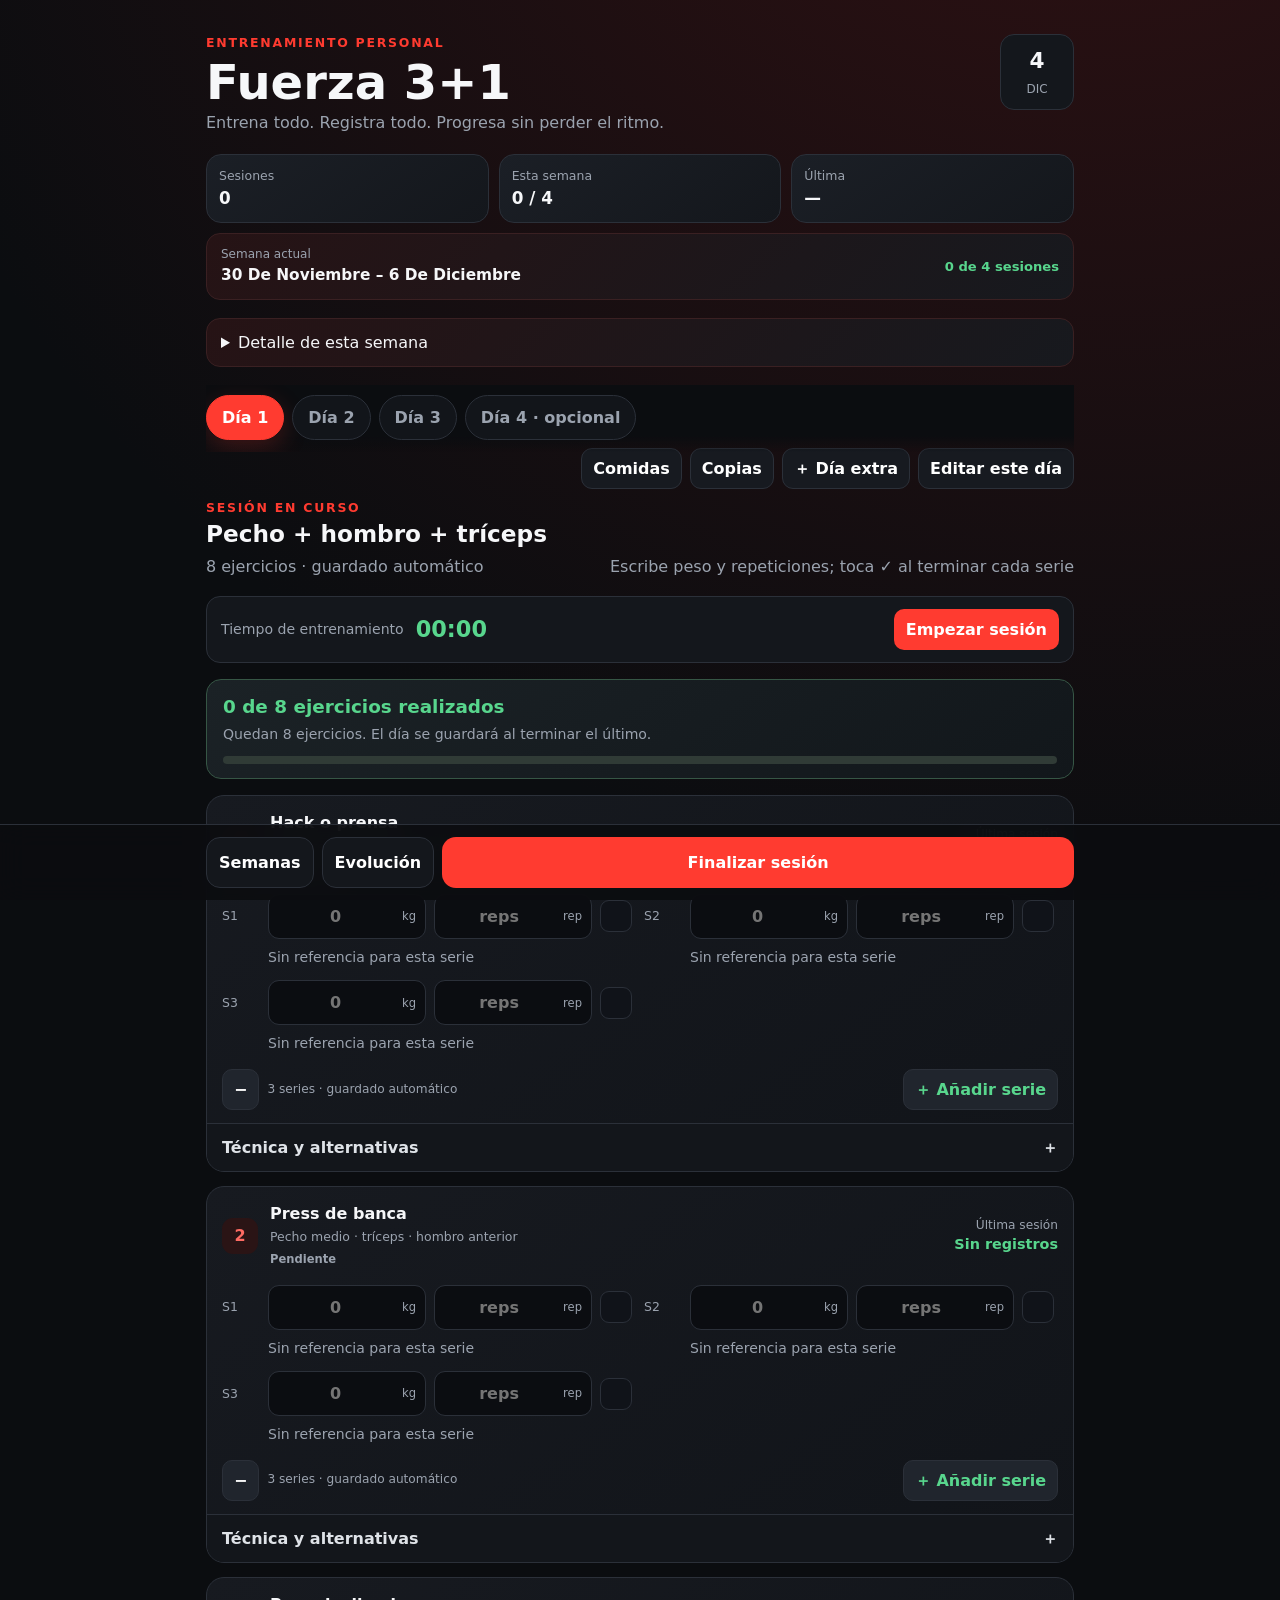
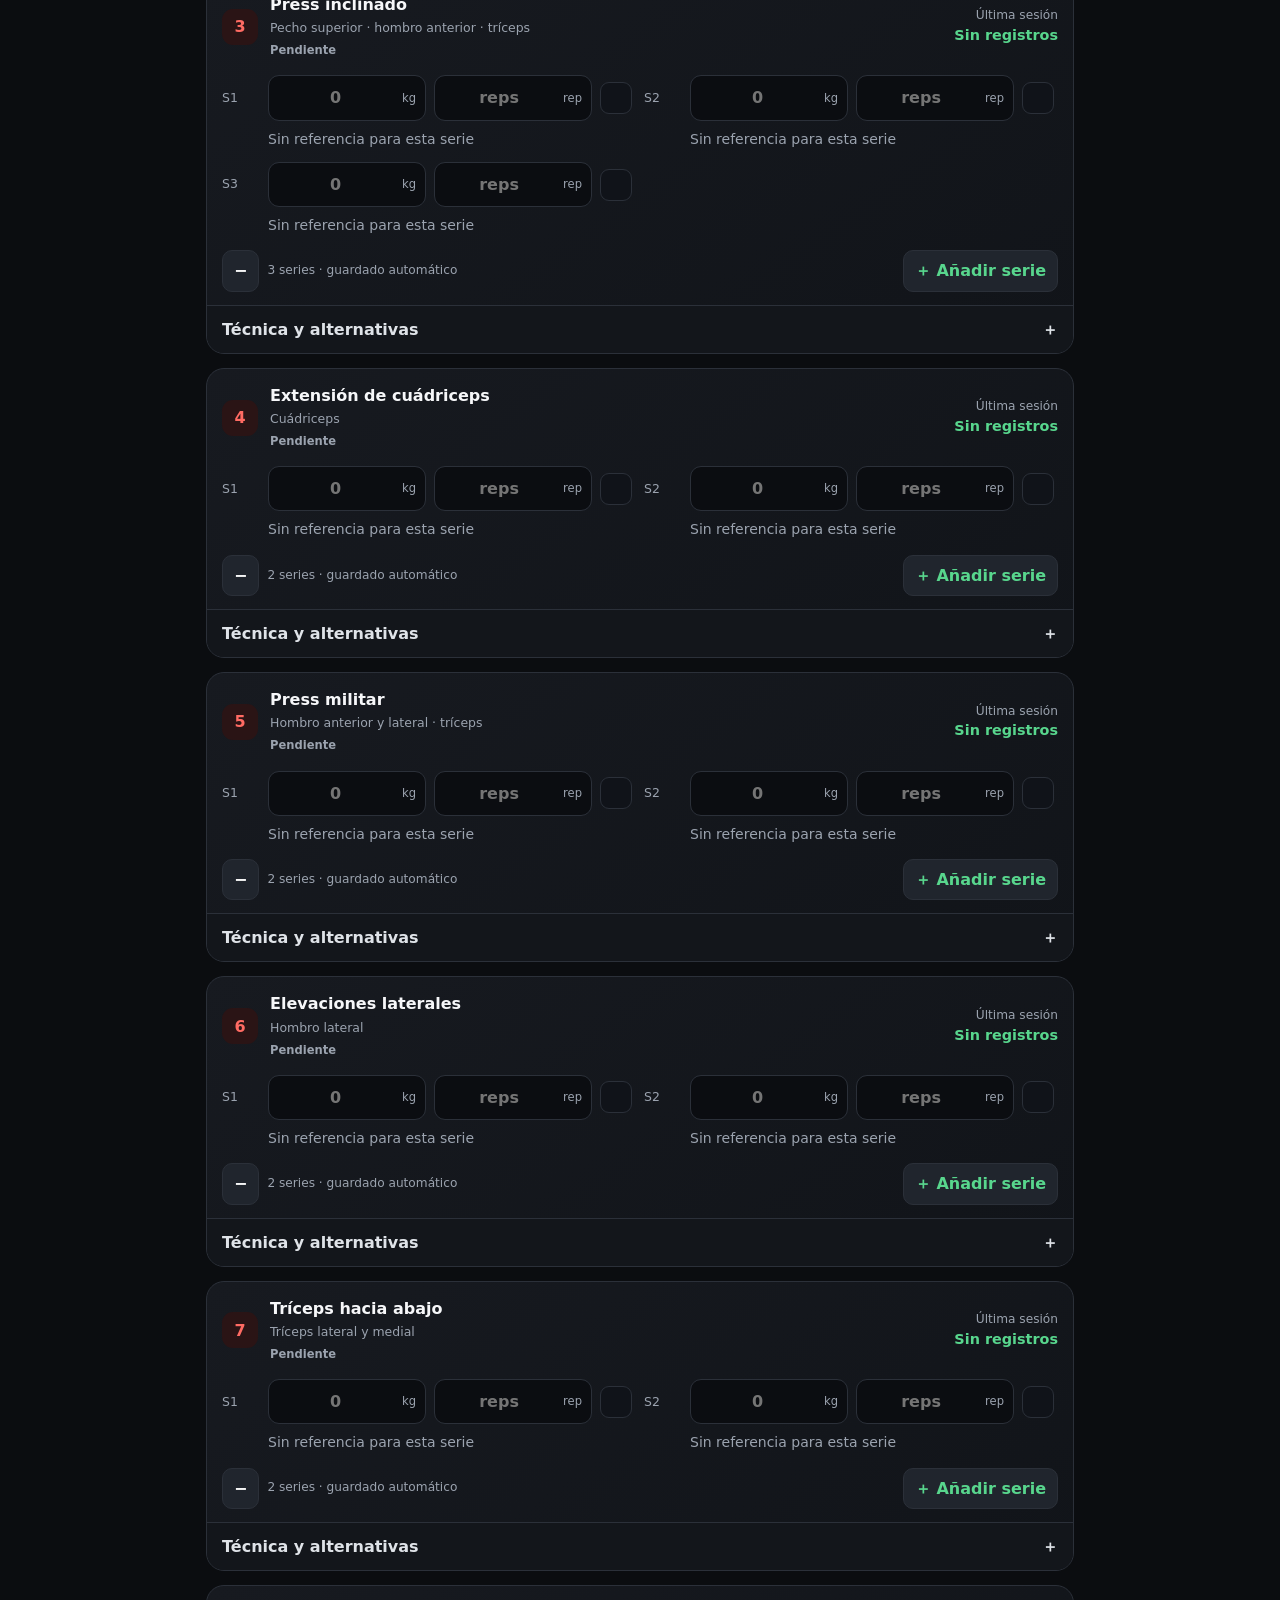
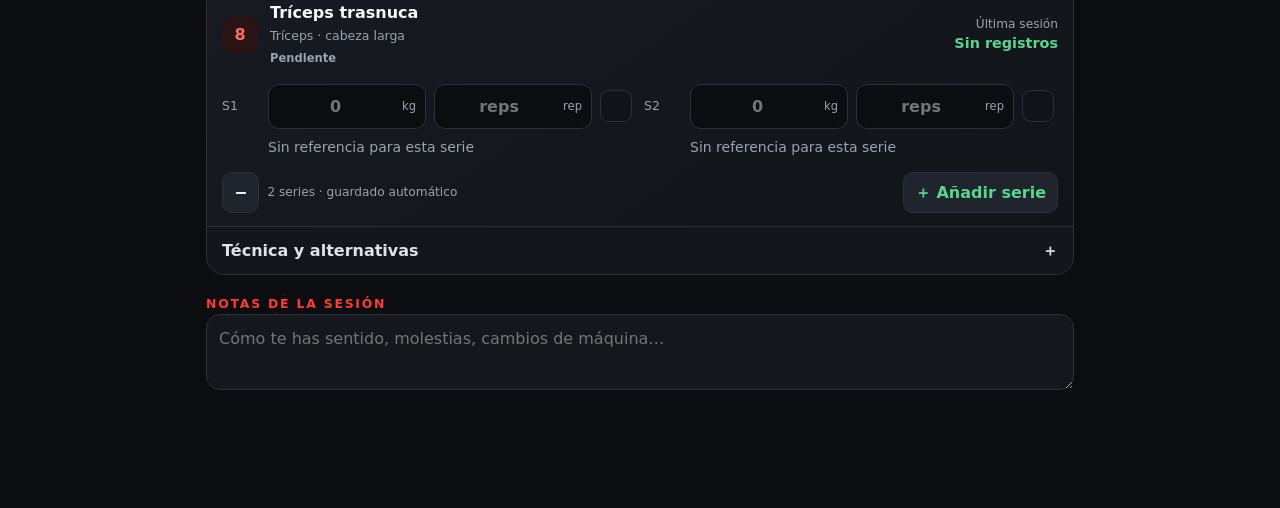
<file: index.html>
<!doctype html>
<html lang="es">
<head>
  <meta charset="utf-8">
  <meta name="viewport" content="width=device-width,initial-scale=1,viewport-fit=cover">
  <meta name="theme-color" content="#0b0d10">
  <meta name="apple-mobile-web-app-capable" content="yes">
  <meta name="apple-mobile-web-app-status-bar-style" content="black-translucent">
  <meta name="apple-mobile-web-app-title" content="Fuerza 3+1">
  <link rel="manifest" href="/manifest.webmanifest">
  <link rel="apple-touch-icon" sizes="180x180" href="/icons/apple-touch-icon.png">
  <link rel="icon" type="image/png" sizes="192x192" href="/icons/icon-192.png">
  <title>Fuerza 3+1 · Seguimiento</title>
  <meta name="description" content="Rutina 3+1 con técnica y seguimiento de cargas.">
  <link rel="icon" type="image/svg+xml" href="data:image/svg+xml,%3Csvg xmlns='http://www.w3.org/2000/svg' viewBox='0 0 64 64'%3E%3Crect width='64' height='64' rx='16' fill='%230b0d10'/%3E%3Cpath d='M13 27v10m7-16v22m24-22v22m7-16v10M20 32h24' stroke='%23ff3b30' stroke-width='6' stroke-linecap='round'/%3E%3C/svg%3E">
  <style>
    :root{--bg:#0b0d10;--panel:#14171c;--panel2:#1b1f26;--line:#2b3039;--text:#f6f7f9;--muted:#9ba3af;--red:#ff3b30;--green:#58d68d;--radius:18px}
    *{box-sizing:border-box}html{scroll-behavior:smooth}body{margin:0;background:radial-gradient(circle at 85% -10%,#321113 0,transparent 30%),var(--bg);color:var(--text);font:16px/1.45 Inter,ui-sans-serif,system-ui,-apple-system,"Segoe UI",sans-serif}
    button,input,textarea{font:inherit}button{cursor:pointer}.app{max-width:900px;margin:auto;padding:18px 16px 112px}
    header{display:flex;justify-content:space-between;align-items:flex-start;gap:14px;margin:6px 0 20px}.eyebrow{font-size:.78rem;font-weight:800;color:var(--red);letter-spacing:.14em;text-transform:uppercase}h1{font-size:clamp(1.8rem,7vw,3rem);line-height:1;margin:.35rem 0}.sub{color:var(--muted);margin:0}.datebox{background:var(--panel);border:1px solid var(--line);border-radius:14px;padding:10px 12px;text-align:center;min-width:74px}.datebox b{display:block;font-size:1.35rem}.datebox span{font-size:.75rem;color:var(--muted);text-transform:uppercase}
    .summary{display:grid;grid-template-columns:repeat(3,1fr);gap:10px;margin-bottom:10px}.metric{background:linear-gradient(145deg,var(--panel2),var(--panel));border:1px solid var(--line);border-radius:15px;padding:12px}.metric span{display:block;color:var(--muted);font-size:.78rem}.metric strong{font-size:1.05rem}
    .current-week{display:flex;align-items:center;justify-content:space-between;gap:12px;margin:0 0 18px;padding:12px 14px;border:1px solid #3a2022;border-radius:14px;background:linear-gradient(135deg,#261315,#17191e)}.current-week span{display:block;color:var(--muted);font-size:.75rem}.current-week strong{font-size:.96rem;text-transform:capitalize}.current-week b{color:var(--green);font-size:.82rem;white-space:nowrap}
    .tabs{display:flex;gap:8px;overflow:auto;padding:2px 0 12px;position:sticky;top:0;z-index:10;background:linear-gradient(var(--bg) 75%,transparent)}.tab{border:1px solid var(--line);background:#12151a;color:var(--muted);border-radius:999px;padding:10px 15px;white-space:nowrap;font-weight:800}.tab.active{background:var(--red);border-color:var(--red);color:#fff;box-shadow:0 8px 24px #ff3b3035}.tab.completed{border-color:#2e7650;color:var(--green)}.tab.completed.active{background:#19432f;color:#fff;box-shadow:0 8px 24px #58d68d25}
    .dayhead{margin:10px 0 14px}.dayhead h2{font-size:1.45rem;margin:0}.dayhead p{margin:4px 0;color:var(--muted)}.session-clock{display:flex;align-items:center;gap:12px;flex-wrap:wrap;margin:0 0 16px;padding:12px 14px;border:1px solid var(--line);border-radius:14px;background:var(--panel)}.session-clock strong{font-variant-numeric:tabular-nums;font-size:1.4rem;color:var(--green)}.session-clock span{color:var(--muted);font-size:.88rem}.session-clock button{margin-left:auto;border:0;border-radius:10px;background:var(--red);color:white;padding:9px 12px;font-weight:800}.session-clock #discardClock{margin-left:0;background:#252a32;border:1px solid var(--line)}
    .day-progress,.day-summary{background:linear-gradient(145deg,#1b2226,#12171b);border:1px solid #365645;border-radius:15px;padding:14px 16px;margin:10px 0 16px}.day-progress strong{color:var(--green);font-size:1.15rem}.day-progress p,.day-summary p{margin:3px 0 0;color:var(--muted);font-size:.88rem}.progress-track{height:8px;border-radius:8px;background:#303b36;margin-top:12px;overflow:hidden}.progress-track i{display:block;height:100%;background:var(--green);border-radius:8px;transition:width .2s}.day-summary h3{margin:0 0 12px;font-size:1.1rem}.day-summary-grid{display:grid;grid-template-columns:repeat(2,1fr);gap:8px}.day-summary-grid div{background:#10191a;border-radius:10px;padding:9px}.day-summary-grid span{display:block;color:var(--muted);font-size:.78rem}.day-summary-grid b{font-size:1rem}
    .exercise{background:linear-gradient(145deg,#171a20,#111419);border:1px solid var(--line);border-radius:var(--radius);margin:12px 0;overflow:hidden}.exercise.completed{border-color:#2f7852;box-shadow:inset 3px 0 0 var(--green)}.ex-top{display:flex;align-items:center;gap:12px;padding:15px}.num{width:36px;height:36px;display:grid;place-items:center;border-radius:11px;background:#2a1415;color:#ff6b63;font-weight:900}.exercise.completed .num{background:#173e2c;color:var(--green)}.ex-name{flex:1}.ex-name h3{font-size:1rem;margin:0}.ex-name p{color:var(--muted);font-size:.78rem;margin:3px 0 0}.ex-status{display:inline-block;margin-top:5px;color:var(--muted);font-size:.72rem;font-weight:800}.exercise.completed .ex-status{color:var(--green)}.last{font-size:.76rem;text-align:right;color:var(--muted)}.last b{display:block;color:var(--green);font-size:.9rem}
    .sets{display:grid;gap:8px;padding:0 15px 10px}.setrow{display:grid;grid-template-columns:38px 1fr 1fr 36px;gap:8px;align-items:center}.setno{color:var(--muted);font-size:.78rem}.field{display:flex;align-items:center;background:#0b0d11;border:1px solid var(--line);border-radius:11px;overflow:hidden}.field input{width:100%;min-width:0;background:transparent;border:0;color:white;padding:10px;text-align:center;outline:none;font-weight:750}.field span{padding-right:9px;color:var(--muted);font-size:.72rem}.done{width:32px;height:32px;border-radius:9px;border:1px solid var(--line);background:#101319;color:transparent}.done.checked{background:var(--green);border-color:var(--green);color:#07110b}.series-controls{display:flex;align-items:center;gap:8px;padding:0 15px 13px}.series-controls span{flex:1;color:var(--muted);font-size:.76rem}.series-controls button{border:1px solid var(--line);background:#20252d;color:#fff;border-radius:10px;padding:8px 11px;font-weight:800}.series-controls .add-set{color:var(--green)}.tech-toggle{width:100%;border:0;border-top:1px solid var(--line);background:#13161b;color:#dfe3e8;padding:12px 15px;text-align:left;font-weight:750;display:flex;justify-content:space-between}.tech{display:none;padding:14px 16px 17px;background:#0e1115;border-top:1px solid var(--line)}.tech.open{display:block}.tech h4{font-size:.8rem;color:var(--red);text-transform:uppercase;letter-spacing:.08em;margin:10px 0 4px}.tech p{margin:0;color:#d3d7dd;font-size:.9rem}.tech ul{margin:5px 0 0;padding-left:20px;color:#d3d7dd;font-size:.9rem}
    .tech-visual{display:grid;grid-template-columns:1fr 1fr;gap:8px;margin-bottom:14px}.tech-visual figure{margin:0;background:#fff;border-radius:13px;overflow:hidden;position:relative;min-height:145px}.tech-visual img{width:100%;height:180px;object-fit:contain;display:block}.tech-visual figcaption{position:absolute;left:7px;bottom:7px;background:#111d;color:#fff;border-radius:999px;padding:3px 8px;font-size:.68rem;font-weight:800}.visual-note{color:var(--muted)!important;font-size:.75rem!important;margin:-7px 0 12px!important}
    .altbox{margin:14px 0 6px;padding:12px;background:#171b21;border:1px solid #343a44;border-radius:13px}.altbox h4{margin:0 0 7px!important;color:var(--green)!important}.altbox p{font-size:.78rem!important;color:var(--muted)!important;margin-top:8px!important}.altchips{display:flex;flex-wrap:wrap;gap:7px}.altchips button{background:#242a32;border:1px solid #3a414c;border-radius:999px;padding:7px 10px;font-size:.78rem;color:#edf1f5}.altchips button:active{background:var(--red)}
    .alt-preview{display:none;position:fixed;inset:0;background:#000b;z-index:60;padding:16px;align-items:flex-end;justify-content:center}.alt-preview.open{display:flex}.alt-sheet{width:min(100%,560px);background:#13171d;border:1px solid #353c47;border-radius:20px;padding:16px;box-shadow:0 25px 70px #000;max-height:82vh;overflow:auto;animation:rise .18s ease-out}.alt-sheet-head{display:flex;justify-content:space-between;gap:12px;align-items:flex-start}.alt-sheet h3{margin:0 0 4px}.alt-sheet .muscle-note{color:var(--muted);font-size:.86rem;margin:0 0 13px}.alt-sheet .close-alt{border:0;background:#292f38;color:white;border-radius:10px;width:36px;height:36px;flex:0 0 36px}.alt-cue{background:#1a1f26;border-left:3px solid var(--green);border-radius:0 11px 11px 0;padding:11px 12px;margin:12px 0 0;color:#e5e8ec}.tap-hint{font-size:.72rem!important;color:#6f7885!important;margin:8px 0 0!important}@keyframes rise{from{transform:translateY(18px);opacity:.4}to{transform:none;opacity:1}}@media(min-width:700px){.alt-preview{align-items:center}}
    .notes{width:100%;min-height:76px;background:var(--panel);border:1px solid var(--line);border-radius:14px;color:white;padding:12px;resize:vertical}.savebar{position:fixed;left:0;right:0;bottom:0;z-index:20;background:#0b0d10e8;backdrop-filter:blur(14px);border-top:1px solid var(--line);padding:12px max(16px,calc((100vw - 900px)/2 + 16px)) calc(12px + env(safe-area-inset-bottom));display:flex;gap:8px}.primary{flex:1;border:0;border-radius:14px;background:var(--red);color:white;font-weight:900;padding:14px}.secondary{border:1px solid var(--line);border-radius:14px;background:var(--panel);color:white;padding:0 12px;font-weight:750}
    .toast{position:fixed;left:50%;bottom:90px;transform:translate(-50%,20px);background:white;color:#111;padding:11px 16px;border-radius:999px;font-weight:800;opacity:0;pointer-events:none;transition:.25s;z-index:30}.toast.show{opacity:1;transform:translate(-50%,0)}
    dialog{width:min(92vw,680px);max-height:86vh;border:1px solid var(--line);border-radius:20px;background:#111419;color:white;padding:0;box-shadow:0 30px 80px #000c}dialog::backdrop{background:#000a}.modalhead{position:sticky;top:0;background:#111419;border-bottom:1px solid var(--line);padding:16px;display:flex;justify-content:space-between;align-items:center;z-index:2}.modalhead h2{margin:0;font-size:1.2rem}.close{border:0;background:#252a32;color:#fff;border-radius:10px;width:36px;height:36px}.history,.progress{padding:12px 16px 20px}.week{margin:10px 0 18px}.weekhead{display:flex;justify-content:space-between;align-items:center;margin-bottom:6px}.weekhead h3{font-size:1rem;margin:0}.weekhead span{color:var(--muted);font-size:.8rem}.histrow{background:#181c22;border:1px solid var(--line);border-radius:13px;padding:11px 12px;margin:7px 0}.histrow b{color:var(--green)}.empty{color:var(--muted);text-align:center;padding:35px 10px}.progress select{width:100%;padding:12px;background:#191d23;color:white;border:1px solid var(--line);border-radius:12px;margin:4px 0 14px}.statgrid{display:grid;grid-template-columns:repeat(3,1fr);gap:8px}.stat{background:#181c22;border:1px solid var(--line);border-radius:13px;padding:10px}.stat span{display:block;color:var(--muted);font-size:.72rem}.stat strong{font-size:1rem}.chartwrap{height:250px;margin:15px 0;background:#0c0f13;border:1px solid var(--line);border-radius:14px;padding:10px}.chartwrap canvas{width:100%;height:100%}.legend{display:flex;gap:16px;color:var(--muted);font-size:.78rem}.dot{display:inline-block;width:9px;height:9px;border-radius:50%;margin-right:5px}.weekly-bars{margin-top:18px}.barrow{display:grid;grid-template-columns:88px 1fr 28px;gap:8px;align-items:center;margin:8px 0;font-size:.78rem}.bar{height:9px;border-radius:9px;background:#242932;overflow:hidden}.bar i{display:block;height:100%;background:var(--red);border-radius:9px}
    .edit-row{display:flex;gap:8px;align-items:center;background:#181c22;border:1px solid var(--line);border-radius:13px;padding:10px;margin:8px 0}.edit-row button{border:1px solid var(--line);background:#242932;color:white;border-radius:9px;padding:7px 9px}.editor input,.editor select{width:100%;background:#0c0f13;color:white;border:1px solid var(--line);border-radius:11px;padding:11px}.addbtn{border:0;background:var(--red);color:white;border-radius:11px;padding:10px 14px;font-weight:850}.edit-row .ename{flex:1}.edit-row small{display:block;color:var(--muted)}.editor{padding:14px 16px 22px}.editor-grid{display:grid;grid-template-columns:1fr 90px;gap:8px}.editor label{display:block;color:var(--muted);font-size:.78rem;margin:10px 0 4px}.danger{color:#ff7b73!important}.day-manager{display:grid;grid-template-columns:1fr auto;gap:8px;margin-bottom:14px}.day-manager button{border:1px solid var(--line);background:#20252d;color:#fff;border-radius:11px;padding:10px;font-weight:800}.day-manager .delete-day{grid-column:1/-1;color:#ff7b73}.routine-action{display:flex;flex-wrap:wrap;justify-content:flex-end;gap:8px;margin:-4px 0 10px}.routine-action button{border:1px solid var(--line);background:#171a20;color:#fff;border-radius:11px;padding:8px 11px;font-weight:750}.backup-actions{display:grid;grid-template-columns:1fr 1fr;gap:9px;margin:12px 0}.backup-actions button,.filebtn{border:1px solid var(--line);background:#1b1f26;color:white;border-radius:12px;padding:12px;text-align:center;font-weight:800}.filebtn input{display:none}.backup-info{background:#171b21;border:1px solid var(--line);border-radius:13px;padding:12px;margin-bottom:14px}.backup-info strong{display:block}.backup-info span{color:var(--muted);font-size:.8rem}.snapshot{display:flex;align-items:center;gap:8px;border-bottom:1px solid var(--line);padding:10px 0}.snapshot div{flex:1}.snapshot small{display:block;color:var(--muted)}.snapshot button{border:1px solid var(--line);background:#242932;color:#fff;border-radius:9px;padding:8px}
    .global-title{display:flex;justify-content:space-between;align-items:end;margin:4px 0 10px}.global-title h3{margin:0}.global-title span{color:var(--muted);font-size:.78rem}.global-grid{display:grid;grid-template-columns:1fr 1fr;gap:8px;margin-bottom:15px}.global-card{background:linear-gradient(145deg,#1c2128,#15191f);border:1px solid var(--line);border-radius:14px;padding:11px}.global-card span{display:block;color:var(--muted);font-size:.72rem}.global-card strong{font-size:1.12rem}.section-sep{border:0;border-top:1px solid var(--line);margin:19px 0}.exercise-table{margin-top:10px}.exercise-stat{display:grid;grid-template-columns:1fr auto;gap:5px 10px;padding:10px 0;border-bottom:1px solid var(--line)}.exercise-stat b{font-size:.88rem}.exercise-stat strong{color:var(--green)}.exercise-stat small{color:var(--muted);grid-column:1/-1}.negative{color:#ff7b73!important}
    .edit-session-btn,.hist-edit{border:1px solid #48775b;background:#193326;color:var(--green);border-radius:10px;padding:9px 12px;font-weight:800;margin-top:12px}.hist-edit{margin-top:8px}.session-editor{padding:15px}.session-editor p{color:var(--muted);margin:0 0 12px}.session-edit-card{border:1px solid var(--line);border-radius:13px;background:#171b21;margin:10px 0;padding:12px}.session-edit-head{display:flex;justify-content:space-between;gap:12px;align-items:center}.session-edit-head h3{margin:0;font-size:1rem}.session-edit-head button,.session-edit-actions button{border:1px solid var(--line);background:#252a32;color:#fff;border-radius:9px;padding:8px 10px}.session-edit-row{display:grid;grid-template-columns:28px 1fr 1fr 34px;gap:7px;align-items:center;margin:9px 0}.session-edit-row input,.session-editor textarea,.session-editor select{min-width:0;width:100%;background:#0c0f13;color:white;border:1px solid var(--line);border-radius:9px;padding:9px}.session-edit-actions{display:flex;gap:8px;align-items:center;margin-top:10px}.session-edit-actions select{flex:1}.session-editor label{display:block;font-size:.85rem;margin:14px 0 5px}.session-editor textarea{min-height:70px}.session-editor .primary{width:100%;margin-top:16px}
    @media(min-width:700px){.app{padding-top:28px}.exercise{margin:14px 0}.sets{grid-template-columns:1fr 1fr}.setrow{grid-template-columns:38px 1fr 1fr 36px}.tabs{top:0;padding-top:10px}.dayhead{display:flex;justify-content:space-between;align-items:end}}
      .savebar{flex-wrap:wrap}.pinned-clock{display:flex;align-items:center;gap:12px;flex:0 0 100%;padding:0 0 9px;border-bottom:1px solid var(--line)}.pinned-clock[hidden]{display:none}.pinned-clock span{color:var(--muted);font-size:.88rem}.pinned-clock strong{color:var(--green);font-size:1.35rem;font-variant-numeric:tabular-nums;white-space:nowrap}.pinned-clock button{margin-left:auto;border:1px solid var(--line);border-radius:10px;background:var(--panel2);color:white;padding:8px 14px;min-height:44px;font-weight:800}body.clock-visible .app{padding-bottom:calc(185px + env(safe-area-inset-bottom))}body.clock-visible .toast{bottom:calc(155px + env(safe-area-inset-bottom))}
      .series-reference{grid-column:2/-1;display:flex;align-items:center;justify-content:space-between;gap:8px;color:var(--muted);font-size:.875rem;padding:0 0 5px}.series-reference b{color:#dfe3e8;font-weight:650}.series-reference button,.today-swap button{border:1px solid var(--line);background:var(--panel2);color:var(--green);border-radius:9px;padding:7px 10px;min-height:40px}.series-reference button:disabled{opacity:.4;cursor:default}.today-swap{margin:0 15px 12px;display:flex;align-items:center;gap:10px;flex-wrap:wrap;color:var(--green);font-size:.875rem}.today-swap span{flex:1}.alt-session-reference{font-size:.9rem;color:var(--green);line-height:1.6}#altUseBtn{width:100%;margin-top:10px}#altUseBtn[hidden]{display:none}
  </style>
</head>
<body>
<main class="app">
  <header>
    <div><div class="eyebrow">Entrenamiento personal</div><h1>Fuerza 3+1</h1><p class="sub">Entrena todo. Registra todo. Progresa sin perder el ritmo.</p></div>
    <div class="datebox"><b id="dayNum">--</b><span id="month">---</span></div>
  </header>
  <section class="summary" aria-label="Resumen">
    <div class="metric"><span>Sesiones</span><strong id="totalSessions">0</strong></div>
    <div class="metric"><span>Esta semana</span><strong id="weekSessions">0 / 3</strong></div>
    <div class="metric"><span>Última</span><strong id="lastDate">—</strong></div>
  </section>
  <div class="current-week" aria-label="Semana actual">
    <div><span>Semana actual</span><strong id="currentWeekLabel">—</strong></div>
    <b id="currentWeekProgress">0 de 3 sesiones</b>
  </div>
  <div id="backupReminder"></div>
  <details class="current-week"><summary>Detalle de esta semana</summary><div id="weekDetail"></div></details>
  <nav class="tabs" id="tabs" aria-label="Días de entrenamiento"></nav>
  <div class="routine-action"><button type="button" onclick="location.href='nutrition.html'">Comidas</button><button id="backupBtn">Copias</button><button id="extraDayBtn">＋ Día extra</button><button id="editRoutineBtn">Editar este día</button></div>
  <section id="workout"></section>
  <label for="notes" class="eyebrow" style="display:block;margin-top:20px">Notas de la sesión</label>
  <textarea id="notes" class="notes" placeholder="Cómo te has sentido, molestias, cambios de máquina…"></textarea>
</main>
<div class="savebar"><div class="pinned-clock" id="pinnedClock" hidden><span id="pinnedClockStatus">En curso</span><strong id="pinnedClockTime" aria-label="Tiempo de entrenamiento">00:00</strong><button id="pinnedClockToggle" type="button">Pausar</button></div><button class="secondary" id="historyBtn">Semanas</button><button class="secondary" id="progressBtn">Evolución</button><button class="primary" id="saveBtn">Guardar</button></div>
<div class="toast" id="toast">Entrenamiento guardado</div>
<dialog id="historyDialog"><div class="modalhead"><h2>Historial de entrenamientos</h2><button class="close" id="closeHistory" aria-label="Cerrar">×</button></div><div class="history" id="history"></div></dialog>
<dialog id="sessionDialog"><div class="modalhead"><h2>Corregir entrenamiento</h2><button class="close" id="closeSession" aria-label="Cerrar sin guardar">×</button></div><div class="session-editor" id="sessionEditor"></div></dialog>
<dialog id="progressDialog"><div class="modalhead"><h2>Tu evolución</h2><button class="close" id="closeProgress" aria-label="Cerrar">×</button></div><div class="progress"><div id="globalProgress"></div><hr class="section-sep"><label class="eyebrow" for="exerciseSelect">Detalle por ejercicio</label><select id="exerciseSelect"></select><div id="progressContent"></div></div></dialog>
<dialog id="routineDialog"><div class="modalhead"><h2>Editar rutina</h2><button class="close" id="closeRoutine" aria-label="Cerrar">×</button></div><div class="editor"><div class="day-manager"><input id="dayTitle" maxlength="50" aria-label="Nombre del día" placeholder="Nombre del día"><button id="renameDayBtn">Guardar nombre</button><button id="addDayBtn">＋ Día extra esta semana</button><button id="deleteDayBtn" class="delete-day">Eliminar este día</button></div><div id="routineList"></div><div class="eyebrow" style="margin-top:18px">Añadir ejercicio</div><label for="muscleSelect">1. ¿Qué músculo quieres trabajar?</label><select id="muscleSelect"><option value="">Elige un grupo muscular…</option></select><label for="catalogSelect">2. Elige un ejercicio</label><select id="catalogSelect" disabled><option value="">Primero elige el músculo</option></select><div class="editor-grid"><div><label for="customName">O crea uno nuevo</label><input id="customName" maxlength="50" placeholder="Nombre personalizado"></div><div><label for="customSets">Series</label><input id="customSets" type="number" min="1" max="8" value="3"></div></div><label for="customMuscles">Músculos trabajados</label><input id="customMuscles" maxlength="90" placeholder="Pecho · tríceps…"><button class="addbtn" id="addExerciseBtn" style="width:100%;margin-top:12px">Añadir a este día</button></div></dialog>
<dialog id="backupDialog"><div class="modalhead"><h2>Copias de seguridad</h2><button class="close" id="closeBackup" aria-label="Cerrar">×</button></div><div class="editor"><div class="backup-info"><strong>Copia automática diaria</strong><span>Se conservan las últimas 14 copias en este dispositivo.</span></div><div class="backup-actions"><button id="exportBtn">Descargar copia</button><label class="filebtn">Importar copia<input type="file" id="importFile" accept="application/json,.json"></label></div><div class="eyebrow">Copias recuperables</div><div id="snapshotsList"></div></div></dialog>
<div class="alt-preview" id="altPreview" role="dialog" aria-modal="true" aria-labelledby="altTitle"><div class="alt-sheet"><div class="alt-sheet-head"><div><div class="eyebrow">Alternativa rápida</div><h3 id="altTitle"></h3></div><button class="close-alt" id="closeAlt" aria-label="Cerrar">×</button></div><p class="muscle-note" id="altContext"></p><div id="altImages"></div><div class="alt-cue" id="altCue"></div><p class="alt-session-reference" id="altLastSession"></p><button class="primary" id="altUseBtn" type="button" hidden>Usar hoy en su lugar</button></div></div>
<script>
const BASE_DAYS=[
 {id:"d1",title:"Pecho + hombro + tríceps",short:"Día 1",desc:"Cuádriceps incluidos · 8 ejercicios",ex:[
  ["hack","Hack o prensa","Cuádriceps · glúteos · femorales",3],
  ["banca","Press de banca","Pecho medio · tríceps · hombro anterior",3],
  ["inclinado","Press inclinado","Pecho superior · hombro anterior · tríceps",3],
  ["extension","Extensión de cuádriceps","Cuádriceps",2],
  ["militar","Press militar","Hombro anterior y lateral · tríceps",2],
  ["laterales","Elevaciones laterales","Hombro lateral",2],
  ["triceps_abajo","Tríceps hacia abajo","Tríceps lateral y medial",2],
  ["triceps_nuca","Tríceps trasnuca","Tríceps · cabeza larga",2]]},
 {id:"d2",title:"Espalda + bíceps",short:"Día 2",desc:"Femoral y gemelos incluidos · 8 ejercicios",ex:[
  ["femoral","Femoral tumbado","Isquiotibiales",3],
  ["jalon","Jalón al pecho","Dorsal ancho · bíceps",3],
  ["remo","Remo de dorsales","Dorsal · romboides · trapecio · bíceps",3],
  ["gemelos","Gemelos","Gastrocnemio · sóleo",3],
  ["remo_uni","Remo unilateral","Dorsal · espalda media · bíceps",2],
  ["face","Face pull","Hombro posterior · espalda alta",2],
  ["curl","Curl con barra","Bíceps · antebrazo",2],
  ["martillo","Curl martillo","Braquial · bíceps · antebrazo",2]]},
 {id:"d3",title:"Tren superior + piernas",short:"Día 3",desc:"Segundo estímulo general · 8 ejercicios",ex:[
  ["hack","Hack o prensa","Cuádriceps · glúteos · femorales",3],
  ["pec","Pec deck o Hulk","Pectoral mayor · hombro anterior",3],
  ["jalon_remo","Jalón o remo","Dorsal · espalda media · bíceps",3],
  ["femoral","Femoral tumbado","Isquiotibiales",2],
  ["cruce","Cruce de poleas hacia abajo","Pecho inferior",2],
  ["laterales","Elevaciones laterales","Hombro lateral",2],
  ["superserie","Superserie bíceps + tríceps","Bíceps · tríceps · antebrazo",2],
  ["abdomen","Abdomen","Recto abdominal · transverso · oblicuos",3]]},
 {id:"d4",title:"Hombros + brazos",short:"Día 4",desc:"Opcional · complementos y puntos visuales",optional:true,ex:[
  ["militar","Press militar ligero","Hombro anterior y lateral · tríceps",3],
  ["laterales","Elevaciones laterales","Hombro lateral",3],
  ["face","Face pull","Hombro posterior · espalda alta",3],
  ["curl","Curl de bíceps","Bíceps · antebrazo",3],
  ["triceps_abajo","Tríceps en polea","Tríceps",3],
  ["abductores","Abductores o aductores","Glúteo medio o cara interna del muslo",3],
  ["gemelos","Gemelos","Gastrocnemio · sóleo",3],
  ["abdomen","Abdomen","Recto abdominal · transverso · oblicuos",3]]}
];
function readRoutine(){try{const saved=JSON.parse(localStorage.getItem("fitRoutine")||"null");if(Array.isArray(saved)&&saved.length&&saved.every(d=>d.id&&Array.isArray(d.ex)))return saved}catch{}return JSON.parse(JSON.stringify(BASE_DAYS))}
let DAYS=readRoutine();
function saveRoutine(){localStorage.setItem("fitRoutine",JSON.stringify(DAYS))}
const TECH={
 hack:["Apoya toda la espalda y coloca los pies al ancho de hombros.","Baja controlando hasta donde mantengas pelvis y espalda apoyadas. Empuja con todo el pie sin bloquear las rodillas.","Inspira al bajar y expulsa el aire al subir.","No juntes las rodillas, no rebotes abajo y no levantes los talones."],
 banca:["Ojos bajo la barra, omóplatos juntos y hacia abajo, pies firmes.","Baja hacia la parte media-baja del pecho con antebrazos casi verticales. Sube sin perder la posición.","Inspira antes de bajar; expulsa al superar la parte difícil.","No abras los codos a 90°, no rebotes la barra ni levantes los hombros."],
 inclinado:["Banco a unos 20–35°. Omóplatos recogidos y pies firmes.","Baja hacia la parte alta del pecho y sube siguiendo una trayectoria ligeramente hacia atrás.","Inspira al bajar y expulsa al subir.","No inclines demasiado el banco ni conviertas el ejercicio en press de hombros."],
 extension:["Alinea la rodilla con el eje de giro y pega la espalda al respaldo.","Extiende con control, aprieta arriba y baja lentamente sin dejar caer el peso.","Expulsa al extender e inspira al bajar.","No levantes la cadera, no des patadas ni bloquees violentamente la rodilla."],
 militar:["Abdomen y glúteos firmes, muñecas sobre los codos.","Empuja verticalmente sin arquear la zona lumbar; termina con los brazos junto a las orejas.","Inspira abajo y expulsa al empujar.","No saques las costillas, no uses impulso ni bajes más de lo cómodo."],
 laterales:["Codos ligeramente flexionados y hombros alejados de las orejas.","Eleva los brazos hacia los lados hasta aproximadamente la altura del hombro, guiando con los codos.","Expulsa al subir e inspira al bajar.","No balancees el cuerpo, no encojas los hombros ni uses más peso del controlable."],
 triceps_abajo:["Codos pegados al cuerpo y hombros quietos.","Extiende hasta abajo moviendo solo el antebrazo y vuelve controladamente.","Expulsa al extender e inspira al volver.","No abras los codos, no inclines todo el cuerpo ni balancees el peso."],
 triceps_nuca:["Mantén los codos orientados al frente y el abdomen firme.","Flexiona los codos llevando la carga detrás de la cabeza y extiende sin mover los brazos.","Inspira al bajar y expulsa al extender.","No arquees la espalda ni abras excesivamente los codos."],
 femoral:["Alinea las rodillas con el eje y sitúa el rodillo sobre la parte baja de las pantorrillas.","Flexiona llevando los talones hacia los glúteos sin levantar la cadera; baja despacio.","Expulsa al flexionar e inspira al bajar.","No levantes la pelvis, no rebotes ni acortes la bajada."],
 jalon:["Agarre algo más ancho que hombros, pecho alto y pies firmes.","Lleva los codos hacia abajo y atrás hasta acercar la barra al pecho superior. Sube controlando.","Expulsa al tirar e inspira al subir.","No tires tras la nuca, no te balancees ni conviertas el movimiento en un remo."],
 remo:["Pecho estable, espalda neutra y hombros bajos.","Tira llevando los codos atrás, junta suavemente los omóplatos y vuelve sin encorvarte.","Expulsa al tirar e inspira al volver.","No uses la zona lumbar como impulso ni encogas los hombros."],
 gemelos:["Apoya el antepié con el talón libre y mantén las rodillas estables.","Baja el talón completamente, sube todo lo posible y haz una pausa arriba.","Expulsa al subir e inspira al bajar.","No rebotes ni hagas repeticiones cortas y rápidas."],
 remo_uni:["Apoya bien la mano y la rodilla, con espalda neutra.","Lleva el codo hacia la cadera sin girar el tronco; estira el dorsal al bajar.","Expulsa al tirar e inspira al bajar.","No retuerzas el cuerpo ni eleves el hombro hacia la oreja."],
 face:["Polea a la altura de la cara, agarre de cuerda y pecho estable.","Tira hacia la frente separando las manos y llevando los codos atrás.","Expulsa al tirar e inspira al volver.","No arquees la espalda, no bajes los codos ni uses impulso."],
 curl:["Codos junto al cuerpo, muñecas neutras y torso quieto.","Flexiona los codos sin moverlos hacia delante y baja completamente con control.","Expulsa al subir e inspira al bajar.","No balancees la espalda ni dobles las muñecas."],
 martillo:["Palmas enfrentadas, codos pegados y hombros relajados.","Sube las mancuernas manteniendo el agarre neutro y baja lentamente.","Expulsa al subir e inspira al bajar.","No balancees el torso ni adelantes los codos."],
 pec:["Ajusta el asiento para que codos/manos queden a la altura del pecho; omóplatos apoyados.","Junta los brazos como si abrazaras, aprieta el pecho y vuelve sin perder tensión.","Expulsa al cerrar e inspira al abrir.","No choques las placas, no adelantes los hombros ni abras más de lo cómodo."],
 jalon_remo:["Elige jalón para amplitud o remo para grosor. Mantén pecho alto y abdomen firme.","Mueve los codos con control: hacia abajo en jalón o hacia atrás en remo.","Expulsa al tirar e inspira al volver.","No balancees el torso ni tires solo con las manos."],
 cruce:["Poleas altas, un pie adelantado y ligera inclinación del torso.","Lleva las manos hacia abajo y al centro formando un arco; aprieta el pecho.","Expulsa al juntar e inspira al abrir.","No dobles y estires los codos durante la repetición ni cargues demasiado."],
 superserie:["Prepara un ejercicio de curl y otro de extensión de tríceps.","Haz el curl, descansa solo lo necesario para cambiar y realiza el tríceps. Después descansa 60–90 s.","Expulsa durante la fase de esfuerzo de cada ejercicio.","No sacrifiques técnica por hacer la superserie deprisa."],
 abdomen:["Mantén costillas hacia la pelvis y zona lumbar controlada.","Acerca el esternón a la pelvis o eleva las rodillas sin balancearte.","Expulsa al contraer e inspira al volver.","No tires del cuello ni uses impulso con las piernas."],
 abductores:["Ajusta la máquina para moverte sin dolor y mantén la espalda apoyada.","Al abrir trabaja abductores/glúteo medio; al cerrar, aductores. Haz todo el recorrido controlado.","Expulsa al mover la carga e inspira al volver.","No rebotes, no cierres de golpe ni despegues la espalda."]
 ,prensa:["Ajusta el asiento y apoya toda la espalda; coloca los pies al ancho de las caderas en la plataforma.","Flexiona las rodillas hasta donde mantengas la pelvis apoyada y empuja con todo el pie, sin bloquearlas de golpe.","Inspira al bajar y expulsa el aire al empujar.","No levantes la pelvis, no dejes que las rodillas se hundan hacia dentro ni uses un recorrido que redondee la espalda."],
 femoral_sentado:["Ajusta el respaldo, el rodillo sobre la parte baja de las pantorrillas y el apoyo que fija los muslos.","Flexiona las rodillas llevando el rodillo hacia abajo y atrás; vuelve despacio sin despegar los muslos.","Expulsa al flexionar e inspira al volver.","No levantes la cadera ni dejes que el peso te arrastre al regresar."],
 rumano:["Sujeta la carga cerca de los muslos, con rodillas ligeramente flexionadas y abdomen firme.","Lleva la cadera hacia atrás mientras la carga baja cerca de las piernas; vuelve extendiendo la cadera al notar tensión en los isquiotibiales.","Inspira antes de bajar y expulsa al subir.","No redondees la espalda, no conviertas el movimiento en una sentadilla ni busques bajar más allá de tu movilidad."],
 sentadilla:["Separa los pies aproximadamente al ancho de hombros y mantén todo el pie apoyado.","Baja flexionando caderas y rodillas hasta una profundidad controlable; sube empujando el suelo sin perder la alineación de las rodillas.","Inspira antes de bajar y expulsa al subir.","No levantes talones ni dejes que la espalda pierda su posición por bajar más."],
 zancadas:["Da un paso que te permita apoyar el pie delantero completo y mantener el tronco estable.","Flexiona ambas piernas bajando con control; empuja con la pierna delantera para volver. Repite por ambos lados.","Inspira al bajar y expulsa al subir.","No golpees la rodilla trasera contra el suelo ni dejes que la rodilla delantera se cierre hacia dentro."],
 hip_thrust:["Apoya la parte alta de la espalda en un banco estable, con los pies al ancho de caderas y la carga protegida sobre la pelvis.","Eleva la cadera empujando con los pies hasta alinear tronco y muslos; haz una breve pausa y baja controlando.","Expulsa al subir e inspira al bajar.","No hiperextiendas la zona lumbar ni empujes con las puntas de los pies."],
 aductores:["Ajusta la máquina para empezar con una apertura cómoda y mantén pelvis y espalda apoyadas.","Cierra las piernas de forma controlada, haz una pausa breve y deja que se abran lentamente.","Expulsa al cerrar e inspira al abrir.","No rebotes al abrir ni uses un rango doloroso en la ingle."],
 gluteo_polea:["Coloca una tobillera en la polea baja y sujétate a un apoyo estable; mantén el tronco firme.","Lleva la pierna hacia atrás desde la cadera sin arquear la espalda; vuelve lentamente y cambia de pierna.","Expulsa al llevar la pierna atrás e inspira al volver.","No balancees el tronco ni gires la pelvis para mover más peso."]
};
const IMAGE_SLUG={hack:"Leg_Press",banca:"Barbell_Bench_Press_-_Medium_Grip",inclinado:"Barbell_Incline_Bench_Press_-_Medium_Grip",extension:"Leg_Extensions",militar:"Barbell_Shoulder_Press",laterales:"Side_Lateral_Raise",triceps_abajo:"Triceps_Pushdown_-_Rope_Attachment",triceps_nuca:"Standing_Dumbbell_Triceps_Extension",femoral:"Lying_Leg_Curls",jalon:"Wide-Grip_Lat_Pulldown",remo:"Seated_Cable_Rows",gemelos:"Standing_Calf_Raises",remo_uni:"One-Arm_Dumbbell_Row",face:"Face_Pull",curl:"Barbell_Curl",martillo:"Hammer_Curls",pec:"Butterfly",jalon_remo:"Wide-Grip_Lat_Pulldown",cruce:"Cable_Crossover",superserie:"Dumbbell_Bicep_Curl",abdomen:"Crunches",abductores:"Thigh_Abductor"};
Object.assign(IMAGE_SLUG,{prensa:"Leg_Press",femoral_sentado:"Seated_Leg_Curl",rumano:"Romanian_Deadlift",sentadilla:"Goblet_Squat",zancadas:"Dumbbell_Lunges",hip_thrust:"Barbell_Hip_Thrust",aductores:"Thigh_Adductor",gluteo_polea:"One-Legged_Cable_Kickback"});
const ALTS={
 hack:[["Sentadilla goblet","Hack squat","Sentadilla en multipower"],"Mantén un ejercicio dominante de rodilla para cuádriceps y glúteos."],
 banca:[["Press de pecho en máquina","Press con mancuernas","Flexiones"],"Busca un empuje horizontal; ajusta la carga al cambiar de ejercicio."],
 inclinado:[["Press inclinado con mancuernas","Press inclinado en multipower","Press convergente inclinado"],"Conserva una inclinación moderada para priorizar el pecho superior."],
 extension:[["Prensa con pies bajos","Sentadilla goblet","Sissy squat asistida"],"Estas opciones cargan el cuádriceps, aunque no aíslan tanto como la extensión."],
 militar:[["Press de hombro en máquina","Press con mancuernas sentado","Landmine press"],"Sustituye por otro empuje vertical sin arquear la zona lumbar."],
 laterales:[["Elevación lateral en polea","Máquina de deltoide lateral","Elevaciones con mancuernas"],"Todas priorizan el deltoide lateral; usa una carga que permita control."],
 triceps_abajo:[["Fondos asistidos","Press cerrado en máquina","Extensión con mancuerna"],"Mantén un movimiento de extensión de codo; los fondos también implican pecho."],
 triceps_nuca:[["Extensión sobre la cabeza en polea","Press francés","Extensión con mancuerna a dos manos"],"El brazo sobre la cabeza mantiene mayor énfasis en la cabeza larga del tríceps."],
 femoral:[["Curl femoral sentado","Peso muerto rumano","Curl femoral unilateral"],"El peso muerto rumano trabaja también glúteos y exige más técnica."],
 jalon:[["Dominadas asistidas","Pullover en máquina","Jalón unilateral"],"Busca un tirón vertical o una extensión de hombro para mantener el trabajo dorsal."],
 remo:[["Remo con pecho apoyado","Remo en máquina convergente","Remo con mancuernas"],"Conserva un tirón horizontal hacia el tronco."],
 gemelos:[["Gemelos sentado","Gemelos en prensa","Elevación unilateral en escalón"],"Haz recorrido completo y pausa arriba independientemente de la máquina."],
 remo_uni:[["Remo unilateral en polea","Remo con mancuerna","Remo con pecho apoyado"],"Evita girar el tronco y lleva el codo hacia la cadera."],
 face:[["Pec deck inverso","Pájaros con mancuernas","Face pull con banda"],"Prioriza hombro posterior y espalda alta, sin elevar los hombros."],
 curl:[["Curl con mancuernas","Curl predicador en máquina","Curl en polea"],"Mantén los codos estables y evita el impulso."],
 martillo:[["Curl martillo cruzado","Curl con cuerda en polea","Curl inverso con barra Z"],"El curl inverso aumenta el trabajo de antebrazo y reduce algo el del bíceps."],
 pec:[["Cruce de poleas","Aperturas con mancuernas","Press de pecho en máquina"],"Los dos primeros mantienen la aducción del brazo; el press añade más tríceps."],
 jalon_remo:[["Dominadas asistidas","Remo con pecho apoyado","Pullover en máquina"],"Elige tirón vertical si buscabas amplitud y horizontal si buscabas espalda media."],
 cruce:[["Pec deck","Press declinado","Fondos asistidos inclinándote"],"Pec deck trabaja todo el pectoral; press declinado y fondos enfatizan más la zona inferior."],
 superserie:[["Curl mancuernas + press francés","Curl polea + fondos asistidos","Curl martillo + tríceps mancuerna"],"Combina un ejercicio de bíceps y otro de tríceps sin perder la técnica."],
 abdomen:[["Crunch en máquina","Crunch en polea","Elevación de rodillas"],"Elige la opción en la que puedas acercar costillas y pelvis sin tirar del cuello."],
 abductores:[["Elevación lateral de pierna","Pasos laterales con banda","Aducción en polea baja"],"Si haces apertura, elige las dos primeras; si haces cierre para aductores, elige la polea de aducción." ]
 ,prensa:[["Hack squat","Sentadilla goblet","Sentadilla en multipower"],"Trabajan principalmente cuádriceps y glúteos; empieza con menos carga al cambiar de máquina."],
 femoral_sentado:[["Curl femoral tumbado","Curl femoral unilateral","Curl femoral de pie"],"Elige otra flexión de rodilla para trabajar directamente los isquiotibiales."],
 rumano:[["Peso muerto rumano con mancuernas","Buenos días con banda","Extensión lumbar con énfasis en glúteos"],"Mantén una bisagra de cadera; el curl femoral no reproduce exactamente este patrón."],
 sentadilla:[["Prensa de piernas","Hack squat","Sentadilla goblet"],"Elige un movimiento dominante de rodilla y controla la profundidad."],
 zancadas:[["Zancada atrás","Step-up a cajón bajo","Split squat estático"],"Son alternativas unilaterales de piernas; sujétate para equilibrarte si hace falta."],
 hip_thrust:[["Puente de glúteos a una pierna","Patada de glúteo en máquina","Pull-through en polea"],"Todas priorizan extensión de cadera y glúteos; evita arquear la zona lumbar."],
 aductores:[["Aducción en polea baja","Aducción con banda","Máquina de aductores"],"Estas trabajan la cara interna del muslo; abrir las piernas en máquina trabaja otra zona."],
 gluteo_polea:[["Patada de glúteo en máquina","Puente de glúteos en suelo","Pull-through en polea"],"El puente y el pull-through implican ambas piernas y más extensión de cadera."]
};
const ALT_SLUG={
 "Sentadilla goblet":"Goblet_Squat","Hack squat":"Hack_Squat","Sentadilla en multipower":"Smith_Machine_Squat",
 "Press de pecho en máquina":"Machine_Bench_Press","Press con mancuernas":"Dumbbell_Bench_Press","Flexiones":"Pushups",
 "Press inclinado con mancuernas":"Incline_Dumbbell_Press","Press inclinado en multipower":"Smith_Machine_Incline_Bench_Press","Press convergente inclinado":"Smith_Machine_Incline_Bench_Press",
 "Prensa con pies bajos":"Narrow_Stance_Leg_Press","Sentadilla española":"Weighted_Sissy_Squat","Sissy squat asistida":"Weighted_Sissy_Squat",
 "Press de hombro en máquina":"Machine_Shoulder_Military_Press","Press con mancuernas sentado":"Dumbbell_Shoulder_Press","Landmine press":"Dumbbell_One-Arm_Shoulder_Press",
 "Elevación lateral en polea":"Cable_Seated_Lateral_Raise","Máquina de deltoide lateral":"Side_Lateral_Raise","Elevaciones con mancuernas":"Side_Lateral_Raise",
 "Fondos asistidos":"Dips_-_Triceps_Version","Press cerrado en máquina":"Close-Grip_Barbell_Bench_Press","Extensión con mancuerna":"Dumbbell_One-Arm_Triceps_Extension",
 "Extensión sobre la cabeza en polea":"Cable_One_Arm_Tricep_Extension","Press francés":"Lying_Triceps_Press","Extensión con mancuerna a dos manos":"Standing_Dumbbell_Triceps_Extension",
 "Curl femoral sentado":"Seated_Leg_Curl","Peso muerto rumano":"Romanian_Deadlift","Curl femoral unilateral":"Lying_Leg_Curls",
 "Dominadas asistidas":"Pullups","Pullover en máquina":"Straight-Arm_Pulldown","Jalón unilateral":"One_Arm_Lat_Pulldown",
 "Remo con pecho apoyado":"Seated_Cable_Rows","Remo en máquina convergente":"Seated_Cable_Rows","Remo con mancuernas":"Bent_Over_Two-Dumbbell_Row",
 "Gemelos sentado":"Seated_Calf_Raise","Gemelos en prensa":"Calf_Press_On_The_Leg_Press_Machine","Elevación unilateral en escalón":"Standing_Calf_Raises",
 "Remo unilateral en polea":"One_Arm_Lat_Pulldown","Remo con mancuerna":"One-Arm_Dumbbell_Row",
 "Pec deck inverso":"Reverse_Machine_Flyes","Pájaros con mancuernas":"Reverse_Flyes","Face pull con banda":"Face_Pull",
 "Curl con mancuernas":"Dumbbell_Bicep_Curl","Curl predicador en máquina":"Preacher_Curl","Curl en polea":"High_Cable_Curls",
 "Curl martillo cruzado":"Cross_Body_Hammer_Curl","Curl con cuerda en polea":"High_Cable_Curls","Curl inverso con barra Z":"Reverse_Barbell_Curl",
 "Cruce de poleas":"Cable_Crossover","Aperturas con mancuernas":"Dumbbell_Flyes","Pec deck":"Butterfly",
 "Press declinado":"Decline_Barbell_Bench_Press","Fondos asistidos inclinándote":"Dips_-_Chest_Version",
 "Curl mancuernas + press francés":"Dumbbell_Bicep_Curl","Curl polea + fondos asistidos":"High_Cable_Curls","Curl martillo + tríceps mancuerna":"Hammer_Curls",
 "Crunch en máquina":"Crunches","Crunch en polea":"Rope_Crunch","Elevación de rodillas":"Knee_Hip_Raise_On_Parallel_Bars",
 "Abducción en polea":"Thigh_Abductor","Pasos laterales con banda":"Monster_Walk","Elevación lateral de pierna":"Side_Leg_Raises"
};
Object.assign(ALT_SLUG,{"Curl femoral tumbado":"Lying_Leg_Curls","Curl femoral unilateral":"Standing_Leg_Curl","Prensa de piernas":"Leg_Press","Peso muerto rumano con mancuernas":"Romanian_Deadlift","Aducción en polea baja":"Cable_Hip_Adduction","Zancada atrás":"Dumbbell_Rear_Lunge","Step-up a cajón bajo":"Dumbbell_Step_Ups","Split squat estático":"Split_Squats","Puente de glúteos en suelo":"Barbell_Glute_Bridge","Puente de glúteos a una pierna":"Single_Leg_Glute_Bridge","Pull-through en polea":"Pull_Through","Patada de glúteo en máquina":"Glute_Kickback","Aducción con banda":"Band_Hip_Adductions","Máquina de aductores":"Thigh_Adductor","Curl femoral de pie":"Standing_Leg_Curl","Buenos días con banda":"Band_Good_Morning","Extensión lumbar con énfasis en glúteos":"Hyperextensions_Back_Extensions","Sentadilla goblet":"Goblet_Squat","Hack squat":"Hack_Squat","Sentadilla en multipower":"Smith_Machine_Squat","Prensa con pies bajos":"Narrow_Stance_Leg_Press","Sentadilla española":"Weighted_Sissy_Squat","Sissy squat asistida":"Weighted_Sissy_Squat","Gemelos sentado":"Seated_Calf_Raise","Gemelos en prensa":"Calf_Press_On_The_Leg_Press_Machine","Elevación unilateral en escalón":"Standing_Calf_Raises","Pasos laterales con banda":"Monster_Walk"});
const LOCAL_IMAGE_SLUGS=new Set(["Leg_Press","Leg_Extensions","Lying_Leg_Curls","Standing_Calf_Raises","Thigh_Abductor","Seated_Leg_Curl","Romanian_Deadlift","Goblet_Squat","Dumbbell_Lunges","Barbell_Hip_Thrust","Thigh_Adductor","One-Legged_Cable_Kickback","Hack_Squat","Smith_Machine_Squat","Narrow_Stance_Leg_Press","Weighted_Sissy_Squat","Seated_Calf_Raise","Calf_Press_On_The_Leg_Press_Machine","Monster_Walk","Cable_Hip_Adduction","Ball_Leg_Curl","Standing_Leg_Curl","Band_Good_Morning","Hyperextensions_Back_Extensions","Barbell_Glute_Bridge","Dumbbell_Step_Ups","Split_Squats","Band_Hip_Adductions","Glute_Kickback","Pull_Through","Dumbbell_Rear_Lunge","Single_Leg_Glute_Bridge","Side_Leg_Raises"]);
function altInstruction(name){const n=name.toLowerCase();if(/femoral|leg curl/.test(n))return"Ajusta el rodillo cerca de los tobillos y flexiona las rodillas sin mover la cadera. Vuelve lentamente: es un trabajo directo de isquiotibiales.";if(/rumano|buenos días|pull-through|extensión lumbar/.test(n))return"Lleva la cadera hacia atrás con la espalda neutra y vuelve extendiendo la cadera. Detén la bajada cuando no puedas mantener el tronco estable.";if(/hip thrust|puente de glúteos|patada de glúteo/.test(n))return"Empuja desde la cadera y aprieta el glúteo arriba sin arquear la espalda. Baja con control y mantén la pelvis estable.";if(/aduc/.test(n))return"Lleva la pierna hacia dentro o cierra los muslos contra la resistencia, sin girar la pelvis. Vuelve despacio y evita abrir hasta sentir dolor en la ingle.";if(/abduc|pasos laterales|elevación lateral de pierna/.test(n))return"Abre la pierna o da pasos laterales manteniendo la pelvis estable; controla la vuelta y evita inclinar el tronco para tomar impulso.";if(/gemelos|escalón/.test(n))return"Apoya el antepié, baja el talón con control y sube lo más alto posible. Haz una pausa arriba sin rebotar.";if(/zancada|split squat|step-up/.test(n))return"Apoya todo el pie de la pierna que trabaja y flexiona la rodilla alineada con el pie. Sube con control sin impulsarte con el tronco.";if(/sentadilla|prensa|hack|sissy/.test(n))return"Apoya todo el pie, mantén las rodillas alineadas con los pies y baja solo hasta conservar la espalda estable. Empuja sin bloquear de golpe.";if(/press|flexion|fondos/.test(n))return"Fija hombros y tronco, baja de forma controlada y empuja sin bloquear bruscamente los codos.";if(/remo/.test(n))return"Mantén el pecho estable y lleva los codos hacia atrás sin encoger los hombros ni balancearte.";if(/jalón|dominada|pullover/.test(n))return"Baja los hombros y dirige los codos hacia las costillas o la cadera, controlando completamente la vuelta.";if(/curl/.test(n))return"Mantén los codos quietos, sube sin balancear el cuerpo y baja lentamente hasta extender el brazo.";if(/tríceps|extensión/.test(n))return"Mantén el brazo estable y mueve principalmente el antebrazo, sin abrir los codos ni usar impulso.";if(/lateral|pájaros|face/.test(n))return"Usa poco impulso, controla todo el recorrido y detén el movimiento si aparece dolor articular.";if(/crunch|rodillas/.test(n))return"Acerca costillas y pelvis sin tirar del cuello ni balancear las piernas.";return"Usa una carga que te permita moverla con control y detén el ejercicio si aparece dolor."}
function resolveExerciseId(id,name){if(TECH[id])return id;const n=String(name||"").toLowerCase().normalize("NFD").replace(/[\u0300-\u036f]/g,"");if(/hip thrust|empuje de cadera|puente de gluteo/.test(n))return"hip_thrust";if(/peso muerto rumano|rumano|bisagra de cadera/.test(n))return"rumano";if(/femoral sentado|curl sentado/.test(n))return"femoral_sentado";if(/femoral|curl de piernas|curl tumbado/.test(n))return"femoral";if(/aductor|aduccion/.test(n)&&!/abductor/.test(n))return"aductores";if(/abductor|abduccion/.test(n))return"abductores";if(/patada.*glute|glute.*polea/.test(n))return"gluteo_polea";if(/hack/.test(n))return"hack";if(/prensa de piernas|leg press|prensa horizontal|prensa inclinada|^prensa$/.test(n))return"prensa";if(/extension.*cuadr|cuadr.*extension/.test(n))return"extension";if(/sentadilla/.test(n))return"sentadilla";if(/zancada|split squat|step.up/.test(n))return"zancadas";if(/gemelo|elevacion de talon|pantorrilla/.test(n))return"gemelos";return null}
const GENERIC_TECH=["Comprueba la colocación y el ajuste de la máquina con un profesional del gimnasio.","Haz el movimiento sin dolor y con una carga que puedas controlar durante todo el recorrido.","Expulsa el aire en la fase de esfuerzo e inspira al volver.","No copies la técnica de otro ejercicio solo porque trabaje el mismo músculo."];
function imageFromSlug(slug,n){return LOCAL_IMAGE_SLUGS.has(slug)?`/exercises/${slug}-${n}.jpg`:`https://raw.githubusercontent.com/yuhonas/free-exercise-db/main/exercises/${slug}/${n}.jpg`}
function imageUrl(id,n){const slug=IMAGE_SLUG[id];return slug?imageFromSlug(slug,n):""}
let active=localStorage.getItem("fitActive")||"d1";
let history=JSON.parse(localStorage.getItem("fitHistory")||"[]");
function currentWeekKey(){const d=weekStart(new Date());return [d.getFullYear(),String(d.getMonth()+1).padStart(2,"0"),String(d.getDate()).padStart(2,"0")].join("-")}
function visibleDays(){return DAYS.filter(d=>!d.weekOnly||d.weekOnly===currentWeekKey())}
if(!visibleDays().some(d=>d.id===active))active=visibleDays()[0].id;
const $=s=>document.querySelector(s);
function localDay(){const d=new Date();return [d.getFullYear(),String(d.getMonth()+1).padStart(2,"0"),String(d.getDate()).padStart(2,"0")].join("-")}
function dateKey(value){const d=new Date(value);return [d.getFullYear(),String(d.getMonth()+1).padStart(2,"0"),String(d.getDate()).padStart(2,"0")].join("-")}
let drafts=(()=>{try{return JSON.parse(localStorage.getItem("fitDrafts")||"{}")||{}}catch{return{}}})();
let timers=(()=>{try{return JSON.parse(localStorage.getItem("fitTimers")||"{}")||{}}catch{return{}}})();
function timerKey(dayId=active){return `${currentWeekKey()}|${dayId}`}
function timerState(dayId=active){const value=timers[timerKey(dayId)];if(typeof value==="number")return{startedAt:value,elapsedMs:0,running:true};if(value&&typeof value==="object")return{startedAt:Number(value.startedAt)||0,elapsedMs:Math.max(0,Number(value.elapsedMs)||0),running:!!value.running};return null}
function timerElapsed(state,now=Date.now()){return state.elapsedMs+(state.running?Math.max(0,now-state.startedAt):0)}
function persistTimer(state,dayId=active){timers[timerKey(dayId)]=state;localStorage.setItem("fitTimers",JSON.stringify(timers));renderClock()}
function timerStart(dayId=active){if(weekRecord(dayId))return;const state=timerState(dayId);if(state?.running)return;persistTimer({startedAt:Date.now(),elapsedMs:state?.elapsedMs||0,running:true},dayId)}
function timerPause(){const state=timerState();if(!state?.running)return;persistTimer({startedAt:0,elapsedMs:timerElapsed(state),running:false})}
function timerDiscard(){if(!confirm("¿Descartar este cronómetro? Los pesos y notas que hayas escrito se conservarán."))return;delete timers[timerKey()];localStorage.setItem("fitTimers",JSON.stringify(timers));renderClock();toast("Cronómetro descartado; tus datos siguen guardados")}
function formatDuration(ms){const seconds=Math.max(0,Math.floor(ms/1000)),hours=Math.floor(seconds/3600),minutes=Math.floor(seconds%3600/60);return hours?`${hours}:${String(minutes).padStart(2,"0")}:${String(seconds%60).padStart(2,"0")}`:`${String(minutes).padStart(2,"0")}:${String(seconds%60).padStart(2,"0")}`}
function renderPinnedClock(record,state){const box=$("#pinnedClock");if(!box)return;const visible=!!state&&!record;box.hidden=!visible;document.body.classList.toggle("clock-visible",visible);if(!visible)return;$("#pinnedClockStatus").textContent=state.running?"En curso":"Pausado";$("#pinnedClockTime").textContent=formatDuration(timerElapsed(state));const button=$("#pinnedClockToggle");button.textContent=state.running?"Pausar":"Reanudar";button.onclick=()=>state.running?timerPause():timerStart()}
function renderClock(){const record=weekRecord(),state=timerState();renderPinnedClock(record,state);const box=$("#sessionClock");if(!box)return;box.innerHTML=record?`<span>Tiempo de entrenamiento</span><strong>${Number.isFinite(record.durationMs)?formatDuration(record.durationMs):"Sin registrar"}</strong>`:state?`<span>${state.running?"Entrenamiento en curso":"Cronómetro pausado"}</span><strong>${formatDuration(timerElapsed(state))}</strong><button id="toggleClock">${state.running?"Pausar":"Reanudar"}</button><button id="discardClock">Descartar inicio</button>`:`<span>Tiempo de entrenamiento</span><strong>00:00</strong><button id="startClock">Empezar sesión</button>`;if($("#startClock"))$("#startClock").onclick=()=>timerStart();if($("#toggleClock"))$("#toggleClock").onclick=()=>state.running?timerPause():timerStart();if($("#discardClock"))$("#discardClock").onclick=timerDiscard}
function draftKey(dayId=active){return `${localDay()}|${dayId}`}
function weekRecord(dayId=active){const start=weekStart(new Date()),end=new Date(start);end.setDate(end.getDate()+7);return [...history].reverse().find(h=>{const date=new Date(h.date);return h.day===dayId&&date>=start&&date<end})||null}
function sessionData(dayId=active){const saved=weekRecord(dayId);if(saved)return{locked:true,notes:saved.notes||"",plan:saved.plan,planSlots:saved.planSlots,replacements:saved.replacements||{},exercises:(saved.exercises||[]).map(e=>({...e,sets:(e.sets||[]).map(s=>({...s,done:true}))}))};return drafts[draftKey(dayId)]||{locked:false,notes:"",exercises:[]}}
function saveDraft(data){drafts[draftKey()]=data;localStorage.setItem("fitDrafts",JSON.stringify(drafts))}
function backupData(){return{version:3,createdAt:new Date().toISOString(),history:JSON.parse(JSON.stringify(history)),routine:JSON.parse(JSON.stringify(DAYS)),drafts:JSON.parse(JSON.stringify(drafts)),timers:JSON.parse(JSON.stringify(timers)),active}}
function snapshots(){try{return JSON.parse(localStorage.getItem("fitSnapshots")||"[]")}catch{return[]}}
function createSnapshot(force=false,label="Automática"){let list=snapshots(),day=localDay();if(!force&&list.some(x=>x.day===day&&x.label==="Automática"))return;list.unshift({id:Date.now(),day,label,createdAt:new Date().toISOString(),data:backupData()});localStorage.setItem("fitSnapshots",JSON.stringify(list.slice(0,14)))}
function esc(s){return String(s).replace(/[&<>"']/g,m=>({"&":"&amp;","<":"&lt;",">":"&gt;","\"":"&quot;","'":"&#039;"}[m]))}
function planSlot(day,data,i){return data.planSlots?.[i]||`${day.ex[i]?.[0]||"exercise"}|${day.ex.slice(0,i).filter(e=>e[0]===day.ex[i]?.[0]).length}`}
function sessionPlan(day,data){return data.plan||day.ex.map((e,i)=>data.replacements?.[planSlot(day,data,i)]?.exercise||e)}
function sessionEntry(data,item,slot){return data.exercises?.find(e=>e.slot===slot)||data.exercises?.find(e=>!e.slot&&e.id===item[0])}
function previousExercise(exId,exclude=weekRecord()){const sessions=history.filter(h=>h!==exclude).slice().sort((a,b)=>new Date(b.date)-new Date(a.date));for(const h of sessions){const e=h.exercises?.find(x=>x.id===exId&&x.sets?.length);if(e)return{...e,date:h.date}}return null}
function exerciseNameKey(name){return String(name).normalize("NFD").replace(/[\u0300-\u036f]/g,"").toLowerCase().replace(/[^a-z0-9]+/g," ").trim()}
const ALT_IDS={"Pec deck":"pec","Cruce de poleas":"cruce","Curl femoral sentado":"femoral_sentado","Curl femoral tumbado":"femoral","Prensa de piernas":"prensa","Sentadilla goblet":"sentadilla","Peso muerto rumano":"rumano","Máquina de aductores":"aductores"};
function alternativeDefinition(name,original){const key=exerciseNameKey(name),routine=DAYS.flatMap(d=>d.ex),known=catalog();let match=routine.find(e=>exerciseNameKey(e[1])===key);if(match)return[match[0],match[1],match[2],original[3]];const old=history.slice().sort((a,b)=>new Date(b.date)-new Date(a.date)).flatMap(h=>h.exercises||[]).find(e=>exerciseNameKey(e.name)===key);if(old)return[old.id,old.name,old.muscles||original[2],original[3]];match=known.find(e=>exerciseNameKey(e[1])===key);if(!match&&ALT_IDS[name])match=[...routine,...known].find(e=>e[0]===ALT_IDS[name]);return match?[match[0],match[1],match[2],original[3]]:[`alt_${key.replace(/ /g,"_")}`,name,original[2],original[3]]}
function changeExerciseToday(slot,name){if(weekRecord())return;captureDraft();const day=DAYS.find(d=>d.id===active),data=sessionData(),plan=sessionPlan(day,data),i=plan.findIndex((e,n)=>planSlot(day,data,n)===slot);if(i<0)return;const current=plan[i],entry=sessionEntry(data,current,slot);if(entry?.sets?.some(s=>s.done)){toast("Sustituye antes de marcar series realizadas; así conservas lo que ya has hecho");return}const original=data.replacements?.[slot]?.original||day.ex[i],target=name?alternativeDefinition(name,original):original;if(target[0]===current[0]){toast("Ese ejercicio ya está seleccionado");return}createSnapshot(true,"Antes de sustituir ejercicio");data.replacementStash=data.replacementStash||{};data.replacementStash[slot]=data.replacementStash[slot]||{};if(entry)data.replacementStash[slot][current[0]]=JSON.parse(JSON.stringify(entry));data.replacements={...(data.replacements||{})};if(name)data.replacements[slot]={original:[...original],exercise:target};else delete data.replacements[slot];if(data.plan)data.plan[i]=target;data.exercises=(data.exercises||[]).filter(e=>e!==entry);const saved=data.replacementStash[slot][target[0]];if(saved)data.exercises.push({...saved,slot});saveDraft(data);closeAlternative();renderWorkout();renderTabs();[...document.querySelectorAll("#workout .exercise")].find(card=>card.dataset.slot===slot)?.scrollIntoView({block:"nearest"});toast(name?"Ejercicio sustituido solo para hoy":"Ejercicio original recuperado")}
function latest(exId){const x=previousExercise(exId);return x?x.sets.reduce((a,b)=>Number(String(b.kg).replace(",","."))>Number(String(a.kg).replace(",","."))?b:a,x.sets[0]||{}):null}
function exerciseDone(e){return !!e?.sets?.length&&e.sets.every(s=>s.done&&String(s.kg||"").trim()&&String(s.reps||"").trim())}
function dayDone(dayId){const d=DAYS.find(x=>x.id===dayId),data=sessionData(dayId),plan=d?sessionPlan(d,data):[];return !!weekRecord(dayId)||(!!plan.length&&plan.every((e,i)=>exerciseDone(sessionEntry(data,e,planSlot(d,data,i)))))}
function renderTabs(){const tabs=$("#tabs");if(!visibleDays().some(d=>d.id===active)){active=visibleDays()[0].id;localStorage.setItem("fitActive",active)}tabs.innerHTML=visibleDays().map(d=>{const done=dayDone(d.id);return `<button class="tab ${d.id===active?"active":""} ${done?"completed":""}" data-day="${d.id}">${done?"✓ ":""}${esc(d.short)}${d.optional?" · opcional":""}</button>`}).join("");tabs.querySelectorAll("button").forEach(b=>b.onclick=()=>{active=b.dataset.day;localStorage.setItem("fitActive",active);renderTabs();renderWorkout()})}
function progressCounts(data,day){const plan=sessionPlan(day,data);return{total:plan.length,completed:plan.filter((e,i)=>exerciseDone(sessionEntry(data,e,planSlot(day,data,i)))).length}}
function dayProgressHTML(data,day){const{total,completed}=progressCounts(data,day);return `<div class="day-progress" role="status" aria-live="polite"><strong>${completed} de ${total} ejercicios realizados</strong><p>${total-completed?`Quedan ${total-completed} ejercicios. El día se guardará al terminar el último.`:"Todos los ejercicios terminados."}</p><div class="progress-track" role="progressbar" aria-label="Ejercicios completados" aria-valuenow="${completed}" aria-valuemin="0" aria-valuemax="${total}"><i style="width:${total?completed/total*100:0}%"></i></div></div>`}
function daySummaryHTML(record){const exercises=record.exercises||[],sets=exercises.flatMap(e=>e.sets||[]),reps=sets.reduce((n,s)=>n+(Number(s.reps)||0),0),volume=Math.round(sessionVolume(record)).toLocaleString("es-ES"),skipped=record.skipped||[];return `<section class="day-summary" aria-label="Resumen de la sesión"><h3>Resumen de este día</h3><div class="day-summary-grid"><div><span>Ejercicios</span><b>${exercises.length}${record.plannedCount?" / "+record.plannedCount:""}</b></div><div><span>Series</span><b>${sets.length}</b></div><div><span>Repeticiones</span><b>${reps}</b></div><div><span>Volumen estimado</span><b>${volume} kg</b></div></div><p>Volumen = peso × repeticiones, sumado en todas las series.</p>${skipped.length?`<p>Omitidos: ${skipped.map(x=>esc(x.name)).join(", ")}</p>`:""}${record.partial?.length?`<p>Con series pendientes: ${record.partial.map(x=>esc(x.name)).join(", ")}</p>`:""}<button class="edit-session-btn" data-edit-session="${history.indexOf(record)}">Corregir esta sesión</button>${record.undoUntil>Date.now()?'<button class="edit-session-btn" id="undoFinish">Deshacer cierre (5 min)</button>':""}</section>`}
function renderWorkout(){const d=DAYS.find(x=>x.id===active),data=sessionData(),record=weekRecord(),locked=!!record,plan=sessionPlan(d,data);$("#workout").innerHTML=`<div class="dayhead"><div><div class="eyebrow">${locked?"Día completado":d.optional?"Complemento opcional":"Sesión en curso"}</div><h2>${esc(d.title)}</h2><p>${locked?"Entrenamiento guardado esta semana":plan.length+" ejercicios · guardado automático"}</p></div><p>${locked?"Pesos conservados para consultar":"Escribe peso y repeticiones; toca ✓ al terminar cada serie"}</p></div><div class="session-clock" id="sessionClock"></div>`+(locked?daySummaryHTML(record):dayProgressHTML(data,d))+(plan.length?plan.map((e,i)=>exerciseHTML(e,i,data,d)).join(""):`<div class="empty">Este día no tiene ejercicios. Pulsa “Editar este día” para añadirlos.</div>`);renderClock();$("#notes").value=data.notes||"";$("#notes").disabled=locked;$("#saveBtn").disabled=locked;$("#saveBtn").textContent=locked?"✓ Día completado":"Finalizar sesión";bindExercises();$("#workout").querySelectorAll("[data-edit-session]").forEach(b=>b.onclick=()=>openSessionEditor(Number(b.dataset.editSession)));if($("#undoFinish"))$("#undoFinish").onclick=undoFinish}
function setRowHTML(n,reference,data={},locked=false){const kg=data.kg??"",reps=data.reps??"",done=!!data.done;return `<div class="setrow"><span class="setno">S${n+1}</span><label class="field"><input inputmode="decimal" aria-label="Kilos serie ${n+1}" class="kg" placeholder="${reference?esc(reference.kg):"0"}" value="${esc(kg)}" ${locked?"disabled":""}><span>kg</span></label><label class="field"><input inputmode="numeric" aria-label="Repeticiones serie ${n+1}" class="reps" placeholder="${reference?esc(reference.reps):"reps"}" value="${esc(reps)}" ${locked?"disabled":""}><span>rep</span></label><button class="done ${done?"checked":""}" aria-label="${done?"Serie completada":"Marcar serie completada"}" ${locked?"disabled":""}>✓</button>${locked?"":`<div class="series-reference"><span>${reference?`Última vez: <b>${esc(reference.kg)} kg × ${esc(reference.reps)}</b>`:"Sin referencia para esta serie"}</span>${reference?`<button class="copy-series" data-kg="${esc(reference.kg)}" data-reps="${esc(reference.reps)}" aria-label="Copiar última serie ${n+1}" ${done?"disabled":""}>Copiar</button>`:""}</div>`}</div>`}
function exerciseHTML(e,i,data,day){const [id,name,muscles,series]=e,slot=planSlot(day,data,i),resolved=resolveExerciseId(id,name),last=latest(id),previous=previousExercise(id),saved=sessionEntry(data,e,slot),rows=saved?.sets?.length?saved.sets:Array.from({length:series},()=>({})),complete=exerciseDone({sets:rows}),locked=!!data.locked,omitted=locked&&!saved,replacement=data.replacements?.[slot],variant=id.startsWith("alt_")&&ALT_SLUG[name],t=variant?["Ajusta el equipo y empieza con una carga que puedas controlar.",altInstruction(name),"Expulsa el aire durante el esfuerzo e inspira al volver.","Evita el impulso y detén el movimiento si aparece dolor."]:resolved?TECH[resolved]:GENERIC_TECH,a=resolved?ALTS[resolved]:[[],"Puedes recuperar el ejercicio original para volver a ver sus alternativas."],slug=variant?ALT_SLUG[name]:IMAGE_SLUG[resolved],visual=slug?`<div class="tech-visual"><figure><img loading="lazy" src="${imageFromSlug(slug,0)}" alt="Posición inicial de ${esc(name)}" onerror="this.closest('figure').style.display='none'"><figcaption>Inicio</figcaption></figure><figure><img loading="lazy" src="${imageFromSlug(slug,1)}" alt="Posición final de ${esc(name)}" onerror="this.closest('figure').style.display='none'"><figcaption>Final</figcaption></figure></div><p class="visual-note">Orientación visual: adapta el recorrido si notas dolor.</p>`:"";return `<article class="exercise ${complete?"completed":""}" data-id="${esc(id)}" data-slot="${esc(slot)}"><div class="ex-top"><div class="num">${complete?"✓":i+1}</div><div class="ex-name"><h3>${esc(name)}</h3><p>${esc(muscles)}</p><span class="ex-status">${complete?"Ejercicio realizado":omitted?"Omitido":"Pendiente"}</span></div><div class="last">Última sesión<b>${last?esc(last.kg)+" kg × "+esc(last.reps):"Sin registros"}</b></div></div>${replacement?`<div class="today-swap"><span>Solo hoy · en lugar de ${esc(replacement.original[1])}</span>${locked?"":'<button class="restore-exercise">Recuperar original</button>'}</div>`:""}<div class="sets">${rows.map((row,n)=>setRowHTML(n,previous?.sets[n],row,locked)).join("")}</div>${locked?"":`<div class="series-controls"><button class="remove-set" aria-label="Quitar última serie">−</button><span>${rows.length} series · guardado automático</span><button class="add-set">＋ Añadir serie</button></div>`}<button class="tech-toggle">Técnica y alternativas <span>＋</span></button><div class="tech">${visual}<div class="altbox"><h4>Si está ocupada</h4><div class="altchips">${a[0].map(x=>`<button data-alt="${esc(x)}" data-parent="${resolved||""}">${esc(x)}</button>`).join("")}</div><p>${esc(a[1])}</p><p class="tap-hint">Toca una alternativa para verla${locked?"":" y usarla solo hoy"}.</p></div><h4>Colocación</h4><p>${t[0]}</p><h4>Ejecución</h4><p>${t[1]}</p><h4>Respiración</h4><p>${t[2]}</p><h4>Evita</h4><p>${t[3]}</p></div></article>`}
function updateSeriesLabel(card){const n=card.querySelectorAll(".setrow").length;card.querySelector(".series-controls span").textContent=`${n} serie${n===1?"":"s"} · guardado automático`}
function captureDraft(){if(weekRecord())return;const existing=sessionData(),exercises=[...document.querySelectorAll("#workout .exercise")].map(card=>({id:card.dataset.id,slot:card.dataset.slot,name:card.querySelector("h3").textContent,sets:[...card.querySelectorAll(".setrow")].map(r=>({kg:r.querySelector(".kg").value.trim(),reps:r.querySelector(".reps").value.trim(),done:r.querySelector(".done").classList.contains("checked")}))}));saveDraft({...existing,locked:false,updatedAt:new Date().toISOString(),notes:$("#notes").value.trim(),exercises})}
function refreshStatuses(){document.querySelectorAll(".exercise").forEach((card,i)=>{const sets=[...card.querySelectorAll(".setrow")].map(r=>({kg:r.querySelector(".kg").value,reps:r.querySelector(".reps").value,done:r.querySelector(".done").classList.contains("checked")})),done=exerciseDone({sets});card.classList.toggle("completed",done);card.querySelector(".num").textContent=done?"✓":i+1;card.querySelector(".ex-status").textContent=done?"Ejercicio realizado":"Pendiente";card.querySelectorAll(".copy-series").forEach(b=>b.disabled=b.closest(".setrow").querySelector(".done").classList.contains("checked"))});const progress=$(".day-progress");if(progress)progress.outerHTML=dayProgressHTML(sessionData(),DAYS.find(x=>x.id===active));renderTabs()}
function bindExercises(){document.querySelectorAll(".copy-series").forEach(b=>b.onclick=()=>{const row=b.closest(".setrow");if(row.querySelector(".done").classList.contains("checked"))return;const kg=row.querySelector(".kg"),reps=row.querySelector(".reps");if((kg.value||reps.value)&&(kg.value!==b.dataset.kg||reps.value!==b.dataset.reps)&&!confirm("¿Reemplazar los datos de esta serie por los de la última sesión?"))return;kg.value=b.dataset.kg;reps.value=b.dataset.reps;captureDraft();refreshStatuses()});document.querySelectorAll(".restore-exercise").forEach(b=>b.onclick=()=>changeExerciseToday(b.closest(".exercise").dataset.slot,null));document.querySelectorAll(".kg,.reps").forEach(x=>x.oninput=()=>{captureDraft();refreshStatuses()});document.querySelectorAll(".done").forEach(b=>b.onclick=()=>{const row=b.closest(".setrow");if(!row.querySelector(".kg").value.trim()||!row.querySelector(".reps").value.trim()){toast("Introduce peso y repeticiones antes del tick");return}b.classList.toggle("checked");if(b.classList.contains("checked")&&!timerState())timerStart();b.setAttribute("aria-label",b.classList.contains("checked")?"Serie completada":"Marcar serie completada");captureDraft();refreshStatuses();const d=DAYS.find(x=>x.id===active),progress=progressCounts(sessionData(),d);if(progress.total&&progress.completed===progress.total)save()});document.querySelectorAll(".add-set").forEach(b=>b.onclick=()=>{const card=b.closest(".exercise"),sets=card.querySelector(".sets"),previous=previousExercise(card.dataset.id),n=sets.querySelectorAll(".setrow").length;if(n>=10){toast("Máximo 10 series");return}sets.insertAdjacentHTML("beforeend",setRowHTML(n,previous?.sets[n]));updateSeriesLabel(card);bindExercises();captureDraft();refreshStatuses()});document.querySelectorAll(".remove-set").forEach(b=>b.onclick=()=>{const card=b.closest(".exercise"),rows=card.querySelectorAll(".setrow");if(rows.length<=1){toast("Debe quedar al menos una serie");return}const last=rows[rows.length-1];if((last.querySelector(".kg").value||last.querySelector(".reps").value)&&!confirm("La última serie tiene datos. ¿Quitarla?"))return;last.remove();updateSeriesLabel(card);captureDraft();refreshStatuses()});document.querySelectorAll(".tech-toggle").forEach(b=>b.onclick=()=>{const t=b.nextElementSibling;t.classList.toggle("open");b.querySelector("span").textContent=t.classList.contains("open")?"−":"＋"});document.querySelectorAll("[data-alt]").forEach(b=>b.onclick=e=>{e.stopPropagation();showAlternative(b.dataset.alt,b.dataset.parent,b.closest(".exercise")?.dataset.slot)})}
function showAlternative(name,parent,slot){const slug=ALT_SLUG[name],context=(ALTS[parent]||[])[1]||"Alternativa para trabajar un patrón y músculos similares.";$("#altTitle").textContent=name;$("#altContext").textContent=context;$("#altCue").textContent=altInstruction(name);$("#altImages").innerHTML=slug?`<div class="tech-visual"><figure><img src="${imageFromSlug(slug,0)}" alt="Inicio de ${esc(name)}" onerror="this.closest('figure').style.display='none'"><figcaption>Inicio</figcaption></figure><figure><img src="${imageFromSlug(slug,1)}" alt="Final de ${esc(name)}" onerror="this.closest('figure').style.display='none'"><figcaption>Final</figcaption></figure></div>`:`<p class="muscle-note">Sin imagen disponible para esta variante.</p>`;const day=DAYS.find(d=>d.id===active),data=sessionData(),plan=sessionPlan(day,data),i=plan.findIndex((e,n)=>planSlot(day,data,n)===slot),original=i>=0?(data.replacements?.[slot]?.original||plan[i]):null,definition=original?alternativeDefinition(name,original):null,previous=definition?previousExercise(definition[0]):null;$("#altLastSession").textContent=definition?(previous?"Tu última sesión: "+previous.sets.map((s,n)=>`S${n+1}: ${s.kg} kg × ${s.reps}`).join(" · "):"Sin registros anteriores de este ejercicio"):"";const use=$("#altUseBtn");use.hidden=!original||!!data.locked;use.textContent="Usar hoy en lugar de "+(plan[i]?.[1]||"");use.onclick=()=>changeExerciseToday(slot,name);$("#altPreview").classList.add("open");document.body.style.overflow="hidden";$("#closeAlt").focus()}
function closeAlternative(){$("#altPreview").classList.remove("open");document.body.style.overflow=""}
function save(){if(weekRecord()){toast("Este día ya está completado esta semana");return}captureDraft();const d=DAYS.find(x=>x.id===active),data=sessionData(),plan=sessionPlan(d,data);if(!plan.length){toast("Añade ejercicios a este día");return}const performed=[],skipped=[],partial=[];for(const [i,item] of plan.entries()){const slot=planSlot(d,data,i),entry=sessionEntry(data,item,slot),sets=(entry?.sets||[]).filter(s=>s.done&&String(s.kg).trim()&&String(s.reps).trim());if(sets.length){performed.push({id:item[0],name:item[1],slot,muscles:item[2],sets});if(sets.length<(entry?.sets?.length||0))partial.push({id:item[0],name:item[1]})}else skipped.push({id:item[0],name:item[1]})}if(!performed.length){toast("Marca al menos una serie completada");return}if((skipped.length||partial.length)&&!confirm(`¿Finalizar la sesión? ${performed.length} ejercicios realizados, ${skipped.length} omitidos y ${partial.length} con series pendientes.`))return;createSnapshot();const finishedAt=Date.now(),clock=timerState(),startedAt=clock?.startedAt||null,durationMs=clock?timerElapsed(clock,finishedAt):null;history.push({id:finishedAt,date:new Date(finishedAt).toISOString(),day:d.id,title:d.title,notes:data.notes||"",exercises:performed,skipped,partial,plannedCount:plan.length,plan:JSON.parse(JSON.stringify(plan)),planSlots:plan.map((e,i)=>planSlot(d,data,i)),replacements:data.replacements||{},startedAt,finishedAt,durationMs,undoUntil:finishedAt+300000});delete timers[timerKey()];localStorage.setItem("fitTimers",JSON.stringify(timers));localStorage.setItem("fitHistory",JSON.stringify(history));delete drafts[draftKey()];localStorage.setItem("fitDrafts",JSON.stringify(drafts));updateSummary();renderTabs();renderWorkout();toast("Día completado y guardado")}
function undoFinish(){const record=weekRecord();if(!record||!(record.undoUntil>Date.now())){toast("El plazo para deshacer ha terminado");renderWorkout();return}createSnapshot(true,"Antes de deshacer cierre");const d=DAYS.find(x=>x.id===active),data=sessionData(),plan=sessionPlan(d,data),planSlots=plan.map((e,i)=>planSlot(d,data,i)),exercises=plan.map((item,i)=>{const slot=planSlots[i],saved=sessionEntry(data,item,slot);return{id:item[0],name:item[1],slot,sets:saved?.sets?.length?saved.sets.map(s=>({...s,done:true})):Array.from({length:item[3]},()=>({kg:"",reps:"",done:false}))}});saveDraft({locked:false,notes:record.notes||"",plan,planSlots,replacements:record.replacements||{},exercises});if(Number.isFinite(record.durationMs)){timers[timerKey()]={startedAt:0,elapsedMs:record.durationMs,running:false};localStorage.setItem("fitTimers",JSON.stringify(timers))}history.splice(history.indexOf(record),1);localStorage.setItem("fitHistory",JSON.stringify(history));updateSummary();renderTabs();renderWorkout();toast("Sesión abierta de nuevo")}
function toast(msg){const t=$("#toast");t.textContent=msg;t.classList.add("show");setTimeout(()=>t.classList.remove("show"),2200)}
function updateSummary(){const now=new Date(),monday=weekStart(now),end=new Date(monday);end.setDate(end.getDate()+6);const days=visibleDays(),count=days.filter(d=>weekRecord(d.id)).length,sameMonth=monday.getMonth()===end.getMonth()&&monday.getFullYear()===end.getFullYear(),range=sameMonth?`${monday.getDate()}–${end.getDate()} de ${end.toLocaleDateString("es-ES",{month:"long"})}`:`${monday.toLocaleDateString("es-ES",{day:"numeric",month:"long"})} – ${end.toLocaleDateString("es-ES",{day:"numeric",month:"long"})}`;$("#totalSessions").textContent=history.length;$("#weekSessions").textContent=count+" / "+days.length;$("#currentWeekLabel").textContent=range;$("#currentWeekProgress").textContent=count+" de "+days.length+" sesiones";$("#lastDate").textContent=history.length?new Date(history.at(-1).date).toLocaleDateString("es-ES",{day:"2-digit",month:"short"}):"—";renderWeekDetail();renderBackupReminder()}
function renderWeekDetail(){const box=$("#weekDetail");box.innerHTML=visibleDays().map(d=>{const current=weekRecord(d.id),previous=current&&[...history].reverse().find(h=>h.day===d.id&&h!==current&&new Date(h.date)<new Date(current.date));let improved=0;if(previous)for(const ex of current.exercises||[]){const old=previous.exercises?.find(x=>x.id===ex.id);if(old&&Math.max(...ex.sets.map(s=>Number(String(s.kg).replace(",","."))))>Math.max(...old.sets.map(s=>Number(String(s.kg).replace(",",".")))))improved++}return `<p style="padding:8px 0;border-bottom:1px solid #ffffff22"><b>${esc(d.title)}</b><br><span>${current?`✓ Finalizado · ${Math.round(sessionVolume(current)).toLocaleString("es-ES")} kg de volumen${Number.isFinite(current.durationMs)?` · ${formatDuration(current.durationMs)}`:""}${previous?` · ${improved} ejercicios con más carga`:" · primera referencia"}`:"Pendiente"}</span></p>`}).join("")}
function renderBackupReminder(){const box=$("#backupReminder"),last=Number(localStorage.getItem("fitLastExport")||0),dismissed=Number(localStorage.getItem("fitBackupDismissed")||0);box.innerHTML=history.length&&Date.now()-Math.max(last,dismissed)>7*86400000?'<div class="current-week" style="display:block"><b>Descarga una copia de tus entrenamientos</b><p>Las copias automáticas se guardan solo en este móvil.</p><button id="remindExport">Descargar copia</button> <button id="remindLater">Ahora no</button></div>':"";if($("#remindExport"))$("#remindExport").onclick=exportBackup;if($("#remindLater"))$("#remindLater").onclick=()=>{localStorage.setItem("fitBackupDismissed",Date.now());renderBackupReminder()}}
function weekStart(value){const d=new Date(value),day=(d.getDay()+6)%7;d.setDate(d.getDate()-day);d.setHours(0,0,0,0);return d}
function weekLabel(start){const end=new Date(start);end.setDate(end.getDate()+6);const a=start.toLocaleDateString("es-ES",{day:"numeric",month:"short"}),b=end.toLocaleDateString("es-ES",{day:"numeric",month:"short"});return `${a} – ${b}`}
function sessionVolume(h){return h.exercises.reduce((sum,e)=>sum+e.sets.reduce((s,x)=>s+(Number(String(x.kg).replace(",","."))||0)*(Number(x.reps)||0),0),0)}
function showHistory(){const box=$("#history");if(!history.length){box.innerHTML=`<div class="empty">Todavía no has guardado ningún entrenamiento.</div>`}else{const groups={};[...history].reverse().forEach(h=>{const key=weekStart(h.date).toISOString();(groups[key]??=[]).push(h)});box.innerHTML=Object.entries(groups).map(([key,items])=>`<section class="week"><div class="weekhead"><h3>Semana ${weekLabel(new Date(key))}</h3><span>${items.length} sesión${items.length===1?"":"es"}</span></div>${items.map(h=>`<div class="histrow"><b>${new Date(h.date).toLocaleDateString("es-ES",{weekday:"short",day:"numeric",month:"short"})}</b> · ${esc(h.title)}<br><span style="color:var(--muted)">${h.exercises.length} ejercicios · ${Math.round(sessionVolume(h)).toLocaleString("es-ES")} kg de volumen${Number.isFinite(h.durationMs)?" · "+formatDuration(h.durationMs):""}${h.notes?" · "+esc(h.notes):""}</span><br><button class="hist-edit" data-edit-session="${history.indexOf(h)}">Corregir sesión</button></div>`).join("")}</section>`).join("")}box.querySelectorAll("[data-edit-session]").forEach(b=>b.onclick=()=>{$("#historyDialog").close();openSessionEditor(Number(b.dataset.editSession))});$("#historyDialog").showModal()}
let sessionEditIndex=-1,sessionEditDraft=null;
function openSessionEditor(index){if(!Number.isInteger(index)||!history[index]){toast("No se encuentra esa sesión");return}sessionEditIndex=index;sessionEditDraft=JSON.parse(JSON.stringify(history[index]));renderSessionEditor();$("#sessionDialog").showModal()}
function collectSessionEdit(){const area=$("#sessionEditor");sessionEditDraft.notes=area.querySelector(".session-notes").value;area.querySelectorAll(".session-edit-card").forEach((card,i)=>{sessionEditDraft.exercises[i].sets=[...card.querySelectorAll(".session-edit-row")].map(row=>({kg:row.querySelector(".edit-kg").value.trim(),reps:row.querySelector(".edit-reps").value.trim(),done:true}))})}
function renderSessionEditor(){const h=sessionEditDraft,area=$("#sessionEditor"),available=[...new Map([...DAYS.flatMap(d=>d.ex),...BASE_DAYS.flatMap(d=>d.ex)].map(e=>[e[0],e])).values()].filter(e=>!h.exercises.some(x=>x.id===e[0]));area.innerHTML=`<p>${esc(h.title)} · ${new Date(h.date).toLocaleDateString("es-ES",{day:"numeric",month:"long",year:"numeric"})}. Cambios solo en este entrenamiento, no en tu rutina.</p>${h.exercises.map((e,i)=>`<div class="session-edit-card"><div class="session-edit-head"><h3>${esc(e.name)}</h3><button data-remove-exercise="${i}" aria-label="Quitar ${esc(e.name)} de esta sesión">Quitar</button></div>${e.sets.map((s,j)=>`<div class="session-edit-row"><span>${j+1}</span><input class="edit-kg" inputmode="decimal" aria-label="Kilos de ${esc(e.name)}, serie ${j+1}" placeholder="kg" value="${esc(s.kg??"")}"><input class="edit-reps" inputmode="numeric" aria-label="Repeticiones de ${esc(e.name)}, serie ${j+1}" placeholder="reps" value="${esc(s.reps??"")}"><button data-remove-series="${i}:${j}" aria-label="Quitar serie ${j+1}">×</button></div>`).join("")}<div class="session-edit-actions"><button data-add-series="${i}">＋ Añadir serie</button></div></div>`).join("")}<div class="session-edit-actions"><select id="sessionExerciseSelect" aria-label="Añadir ejercicio a esta sesión"><option value="">Añadir ejercicio que falte…</option>${available.map(e=>`<option value="${esc(e[0])}">${esc(e[1])}</option>`).join("")}</select><button id="sessionAddExercise">Añadir</button></div><label for="sessionNotes">Notas de la sesión</label><textarea id="sessionNotes" class="session-notes">${esc(h.notes||"")}</textarea><button class="primary" id="saveSessionEdit">Guardar corrección</button>`;area.querySelectorAll("[data-add-series]").forEach(b=>b.onclick=()=>{collectSessionEdit();const sets=h.exercises[Number(b.dataset.addSeries)].sets;if(sets.length>=10){toast("Máximo 10 series");return}sets.push({kg:"",reps:"",done:true});renderSessionEditor()});area.querySelectorAll("[data-remove-series]").forEach(b=>b.onclick=()=>{collectSessionEdit();const [i,j]=b.dataset.removeSeries.split(":").map(Number);if(h.exercises[i].sets.length<=1){toast("Debe quedar al menos una serie");return}h.exercises[i].sets.splice(j,1);renderSessionEditor()});area.querySelectorAll("[data-remove-exercise]").forEach(b=>b.onclick=()=>{collectSessionEdit();const i=Number(b.dataset.removeExercise);if(!confirm(`¿Quitar ${h.exercises[i].name} de este registro?`))return;h.exercises.splice(i,1);renderSessionEditor()});area.querySelector("#sessionAddExercise").onclick=()=>{const id=area.querySelector("#sessionExerciseSelect").value,source=available.find(e=>e[0]===id);if(!source){toast("Elige un ejercicio");return}collectSessionEdit();h.exercises.push({id:source[0],name:source[1],sets:[{kg:"",reps:"",done:true}]});renderSessionEditor()};area.querySelector("#saveSessionEdit").onclick=saveSessionEdit}
function saveSessionEdit(){collectSessionEdit();const h=sessionEditDraft;if(!h.exercises.length){toast("Debe quedar al menos un ejercicio");return}for(const e of h.exercises){if(!e.sets.length){toast(`Añade una serie a ${e.name}`);return}for(const s of e.sets){const kg=Number(s.kg.replace(",",".")),reps=Number(s.reps);if(!s.kg||!s.reps||!Number.isFinite(kg)||kg<0||!Number.isInteger(reps)||reps<=0){toast("Revisa kilos y repeticiones de todas las series");return}}}if(!history[sessionEditIndex]){toast("No se encuentra esa sesión");return}createSnapshot(true,"Antes de corregir sesión");const updated={...history[sessionEditIndex],notes:h.notes,exercises:h.exercises};if(updated.plan){updated.plan=JSON.parse(JSON.stringify(updated.plan));updated.planSlots=[...(updated.planSlots||[])];for(const e of h.exercises){if(!updated.plan.some((p,i)=>e.slot?updated.planSlots[i]===e.slot:p[0]===e.id)){const slot=e.slot||`edited_${e.id}_${updated.plan.length}`;e.slot=slot;updated.plan.push([e.id,e.name,e.muscles||"Ejercicio registrado",e.sets.length]);updated.planSlots.push(slot)}}updated.plannedCount=updated.plan.length}history[sessionEditIndex]=updated;localStorage.setItem("fitHistory",JSON.stringify(history));$("#sessionDialog").close();sessionEditDraft=null;sessionEditIndex=-1;updateSummary();renderTabs();renderWorkout();toast("Entrenamiento corregido")}
function exerciseOptions(){const seen=new Map;DAYS.flatMap(d=>d.ex).forEach(e=>seen.set(e[0],e[1]));history.flatMap(h=>h.exercises||[]).forEach(e=>seen.set(e.id,e.name));return [...seen].map(([id,name])=>`<option value="${id}">${esc(name)}</option>`).join("")}
function exerciseSeries(id){return history.map(h=>{const e=h.exercises?.find(x=>x.id===id);if(!e)return null;const valid=e.sets.map(s=>({kg:Number(String(s.kg).replace(",","."))||0,reps:Number(s.reps)||0})).filter(s=>s.kg||s.reps);if(!valid.length)return null;return{date:new Date(h.date),best:Math.max(...valid.map(s=>s.kg)),volume:valid.reduce((n,s)=>n+s.kg*s.reps,0)}}).filter(Boolean)}
function drawChart(points){const c=$("#progressChart");if(!c)return;const ratio=window.devicePixelRatio||1,w=c.clientWidth,h=c.clientHeight;c.width=w*ratio;c.height=h*ratio;const x=c.getContext("2d");x.scale(ratio,ratio);const pad={l:36,r:12,t:18,b:28},cw=w-pad.l-pad.r,ch=h-pad.t-pad.b,maxLoad=Math.max(1,...points.map(p=>p.best)),maxVol=Math.max(1,...points.map(p=>p.volume));x.strokeStyle="#343a44";x.fillStyle="#8f98a5";x.font="11px system-ui";for(let i=0;i<4;i++){const y=pad.t+ch*i/3;x.beginPath();x.moveTo(pad.l,y);x.lineTo(w-pad.r,y);x.stroke()}const line=(key,color,max)=>{x.strokeStyle=color;x.lineWidth=2.5;x.beginPath();points.forEach((p,i)=>{const px=pad.l+(points.length===1?cw/2:cw*i/(points.length-1)),py=pad.t+ch-p[key]/max*ch;i?x.lineTo(px,py):x.moveTo(px,py)});x.stroke();points.forEach((p,i)=>{const px=pad.l+(points.length===1?cw/2:cw*i/(points.length-1)),py=pad.t+ch-p[key]/max*ch;x.fillStyle=color;x.beginPath();x.arc(px,py,3.5,0,Math.PI*2);x.fill()})};line("best","#58d68d",maxLoad);line("volume","#ff3b30",maxVol);if(points.length){x.fillStyle="#8f98a5";x.fillText(points[0].date.toLocaleDateString("es-ES",{day:"2-digit",month:"short"}),pad.l,h-7);const last=points.at(-1).date.toLocaleDateString("es-ES",{day:"2-digit",month:"short"});x.fillText(last,w-pad.r-x.measureText(last).width,h-7)}}
function globalExerciseStats(){const map=new Map;history.forEach(h=>(h.exercises||[]).forEach(e=>{const valid=(e.sets||[]).map(s=>({kg:Number(String(s.kg).replace(",","."))||0,reps:Number(s.reps)||0})).filter(s=>s.kg||s.reps);if(!valid.length)return;const sessionBest=Math.max(...valid.map(s=>s.kg)),volume=valid.reduce((n,s)=>n+s.kg*s.reps,0),x=map.get(e.id)||{id:e.id,name:e.name,sessions:0,sets:0,volume:0,first:sessionBest,latest:sessionBest,best:sessionBest};x.name=e.name;x.sessions++;x.sets+=valid.length;x.volume+=volume;x.latest=sessionBest;x.best=Math.max(x.best,sessionBest);map.set(e.id,x)}));return [...map.values()]}
function compactKg(n){return n>=1000?(n/1000).toLocaleString("es-ES",{maximumFractionDigits:1})+" t":Math.round(n).toLocaleString("es-ES")+" kg"}
function renderGlobalProgress(){const box=$("#globalProgress");if(!history.length){box.innerHTML=`<div class="empty">Guarda tus entrenamientos para crear el resumen global.</div>`;return}const totalVolume=history.reduce((n,h)=>n+sessionVolume(h),0),totalSets=history.reduce((n,h)=>n+(h.exercises||[]).reduce((s,e)=>s+(e.sets||[]).length,0),0),weeks={};history.forEach(h=>{const key=weekStart(h.date).toISOString();const x=weeks[key]||{sessions:0,volume:0};x.sessions++;x.volume+=sessionVolume(h);weeks[key]=x});const weekRows=Object.entries(weeks).sort((a,b)=>a[0].localeCompare(b[0])).slice(-8),maxSessions=Math.max(3,...weekRows.map(x=>x[1].sessions)),stats=globalExerciseStats().sort((a,b)=>(b.latest-b.first)-(a.latest-a.first)||b.sessions-a.sessions);box.innerHTML=`<div class="global-title"><div><div class="eyebrow">Resumen completo</div><h3>Todos tus entrenamientos</h3></div><span>${Object.keys(weeks).length} semanas</span></div><div class="global-grid"><div class="global-card"><span>Sesiones</span><strong>${history.length}</strong></div><div class="global-card"><span>Volumen acumulado</span><strong>${compactKg(totalVolume)}</strong></div><div class="global-card"><span>Series registradas</span><strong>${totalSets}</strong></div><div class="global-card"><span>Media semanal</span><strong>${(history.length/Object.keys(weeks).length).toLocaleString("es-ES",{maximumFractionDigits:1})}</strong></div></div><div class="eyebrow">Últimas semanas</div><div class="weekly-bars">${weekRows.map(([key,x])=>`<div class="barrow"><span>${weekLabel(new Date(key)).split(" – ")[0]}</span><div class="bar"><i style="width:${x.sessions/maxSessions*100}%"></i></div><b>${x.sessions}</b></div>`).join("")}</div><div class="global-title" style="margin-top:18px"><h3>Progreso por ejercicio</h3><span>${stats.length} ejercicios</span></div><div class="exercise-table">${stats.map(x=>{const d=x.latest-x.first;return `<div class="exercise-stat"><b>${esc(x.name)}</b><strong class="${d<0?"negative":""}">${d>0?"+":""}${d} kg</strong><small>Actual ${x.latest} kg · récord ${x.best} kg · ${x.sessions} sesiones · ${compactKg(x.volume)}</small></div>`}).join("")}</div>`}
function showProgress(){const sel=$("#exerciseSelect");sel.innerHTML=exerciseOptions();renderGlobalProgress();$("#progressDialog").showModal();setTimeout(renderProgress,20)}
function renderProgress(){const id=$("#exerciseSelect").value,points=exerciseSeries(id),box=$("#progressContent");if(!points.length){box.innerHTML=`<div class="empty">Aún no hay datos guardados para este ejercicio.</div>`;return}const first=points[0],last=points.at(-1),best=Math.max(...points.map(p=>p.best)),delta=last.best-first.best;const weekly={};history.forEach(h=>{const key=weekStart(h.date).toISOString();weekly[key]=(weekly[key]||0)+1});const weeks=Object.entries(weekly).slice(-6),maxW=Math.max(3,...weeks.map(x=>x[1]));box.innerHTML=`<div class="statgrid"><div class="stat"><span>Mejor carga</span><strong>${best} kg</strong></div><div class="stat"><span>Cambio</span><strong>${delta>0?"+":""}${delta} kg</strong></div><div class="stat"><span>Registros</span><strong>${points.length}</strong></div></div><div class="chartwrap"><canvas id="progressChart" aria-label="Gráfica de evolución"></canvas></div><div class="legend"><span><i class="dot" style="background:var(--green)"></i>Mejor carga</span><span><i class="dot" style="background:var(--red)"></i>Volumen total</span></div><div class="weekly-bars"><div class="eyebrow">Sesiones por semana</div>${weeks.map(([key,n])=>`<div class="barrow"><span>${weekLabel(new Date(key)).split(" – ")[0]}</span><div class="bar"><i style="width:${n/maxW*100}%"></i></div><b>${n}</b></div>`).join("")}</div>`;requestAnimationFrame(()=>drawChart(points))}
const LEG_CATALOG=[
 ["prensa","Prensa de piernas","Cuádriceps · glúteos",3],
 ["femoral_sentado","Curl femoral sentado","Isquiotibiales",3],
 ["rumano","Peso muerto rumano","Isquiotibiales · glúteos",2],
 ["sentadilla","Sentadilla goblet","Cuádriceps · glúteos",3],
 ["zancadas","Zancadas","Cuádriceps · glúteos",2],
 ["hip_thrust","Hip thrust","Glúteos · isquiotibiales",3],
 ["aductores","Aductores en máquina","Aductores · cara interna del muslo",2],
 ["gluteo_polea","Patada de glúteo en polea","Glúteos",2]
];
function catalog(){const seen=new Map;[...BASE_DAYS.flatMap(d=>d.ex),...LEG_CATALOG].forEach(e=>seen.set(e[0],e));return [...seen.values()]}
const MUSCLE_GROUPS={
 "Pecho":/pecho|pectoral/i,"Espalda":/espalda|dorsal|romboides|trapecio/i,"Hombros":/hombro|deltoide/i,
 "Bíceps":/bíceps/i,"Tríceps":/tríceps/i,"Antebrazo":/antebrazo/i,"Cuádriceps":/cuádriceps/i,
 "Isquiotibiales":/isquiotibiales|femoral/i,"Glúteos":/glúteo/i,"Gemelos":/gemelo|gastrocnemio|sóleo/i,
 "Abdomen":/abdominal|transverso|oblicuo/i,"Aductores":/aductor|cara interna/i,"Abductores":/abductor|glúteo medio/i
};
function updateExerciseFilter(){const muscle=$("#muscleSelect").value,select=$("#catalogSelect");if(!muscle){select.disabled=true;select.innerHTML=`<option value="">Primero elige el músculo</option>`;return}const items=muscle==="all"?catalog():catalog().filter(e=>MUSCLE_GROUPS[muscle]?.test(e[2]));select.disabled=false;select.innerHTML=`<option value="">Selecciona un ejercicio…</option>`+items.map(e=>`<option value="${e[0]}">${e[1]} · ${e[2]}</option>`).join("")}
function openRoutineEditor(){const muscles=$("#muscleSelect");muscles.innerHTML=`<option value="">Elige un grupo muscular…</option><option value="all">Todos los ejercicios</option>`+Object.keys(MUSCLE_GROUPS).map(x=>`<option value="${x}">${x}</option>`).join("");muscles.value="";updateExerciseFilter();$("#dayTitle").value=DAYS.find(x=>x.id===active)?.title||"";renderRoutineEditor();$("#routineDialog").showModal()}
function renderRoutineEditor(){const d=DAYS.find(x=>x.id===active),box=$("#routineList");box.innerHTML=d.ex.length?d.ex.map((e,i)=>`<div class="edit-row"><div class="ename"><b>${esc(e[1])}</b><small>${esc(e[2])} · ${e[3]} series</small></div><button data-move="-1" data-index="${i}" aria-label="Subir">↑</button><button data-move="1" data-index="${i}" aria-label="Bajar">↓</button><button class="danger" data-remove="${i}" aria-label="Quitar">×</button></div>`).join(""):`<div class="empty">No hay ejercicios en este día.</div>`;box.querySelectorAll("[data-move]").forEach(b=>b.onclick=()=>moveExercise(Number(b.dataset.index),Number(b.dataset.move)));box.querySelectorAll("[data-remove]").forEach(b=>b.onclick=()=>removeExercise(Number(b.dataset.remove)))}
function moveExercise(i,dir){const ex=DAYS.find(x=>x.id===active).ex,j=i+dir;if(j<0||j>=ex.length)return;createSnapshot();[ex[i],ex[j]]=[ex[j],ex[i]];saveRoutine();renderRoutineEditor();renderWorkout()}
function removeExercise(i){const d=DAYS.find(x=>x.id===active),name=d.ex[i]?.[1];if(!name||!confirm(`¿Quitar ${name} de este día? Su historial anterior se conservará.`))return;createSnapshot();d.ex.splice(i,1);saveRoutine();renderRoutineEditor();renderWorkout();toast("Ejercicio quitado")}
function addExercise(){const selected=$("#catalogSelect").value,custom=$("#customName").value.trim(),sets=Math.max(1,Math.min(8,Number($("#customSets").value)||3)),muscles=$("#customMuscles").value.trim();let item;if(custom){item=[`custom_${Date.now()}`,custom,muscles||"Ejercicio personalizado",sets]}else{const source=catalog().find(e=>e[0]===selected);if(!source){toast("Selecciona o escribe un ejercicio");return}item=[source[0],source[1],source[2],sets]}createSnapshot();DAYS.find(x=>x.id===active).ex.push(item);saveRoutine();$("#customName").value="";$("#customMuscles").value="";$("#catalogSelect").value="";renderRoutineEditor();renderWorkout();toast("Ejercicio añadido")}
function renameDay(){const name=$("#dayTitle").value.trim();if(!name){toast("Escribe un nombre para el día");return}createSnapshot();const day=DAYS.find(x=>x.id===active);day.title=name;day.short=name;saveRoutine();renderTabs();renderWorkout();updateSummary();toast("Nombre del día guardado")}
function addTrainingDay(){createSnapshot();const id=`d_${Date.now()}`,number=visibleDays().length+1;DAYS.push({id,title:`Entrenamiento extra ${number}`,short:`Extra ${number}`,desc:"Solo esta semana",optional:true,weekOnly:currentWeekKey(),ex:[]});active=id;localStorage.setItem("fitActive",active);saveRoutine();renderTabs();renderWorkout();updateSummary();$("#dayTitle").value=DAYS.at(-1).title;renderRoutineEditor();toast("Día extra añadido solo a esta semana")}
function deleteTrainingDay(){if(visibleDays().length<=1){toast("Debe quedar al menos un día");return}const d=DAYS.find(x=>x.id===active);if(!confirm(`¿Eliminar ${d.title} de la rutina? El historial anterior se conservará.`))return;createSnapshot();DAYS=DAYS.filter(x=>x.id!==active);delete timers[timerKey(active)];localStorage.setItem("fitTimers",JSON.stringify(timers));active=visibleDays()[0].id;localStorage.setItem("fitActive",active);saveRoutine();renderTabs();renderWorkout();updateSummary();$("#routineDialog").close();toast("Día eliminado")}
function openBackups(){renderSnapshots();$("#backupDialog").showModal()}
function renderSnapshots(){const list=snapshots(),box=$("#snapshotsList");box.innerHTML=list.length?list.map((x,i)=>`<div class="snapshot"><div><b>${esc(x.label)}</b><small>${new Date(x.createdAt).toLocaleString("es-ES",{day:"2-digit",month:"short",hour:"2-digit",minute:"2-digit"})}</small></div><button data-restore="${i}">Restaurar</button></div>`).join(""):`<div class="empty">La primera copia se creará automáticamente hoy.</div>`;box.querySelectorAll("[data-restore]").forEach(b=>b.onclick=()=>restoreSnapshot(Number(b.dataset.restore)))}
function applyBackup(data){if(!data||!Array.isArray(data.history)||!Array.isArray(data.routine))throw new Error("Formato incorrecto");history=data.history;DAYS=data.routine;drafts=data.drafts&&typeof data.drafts==="object"?data.drafts:{};timers=data.timers&&typeof data.timers==="object"?data.timers:{};active=visibleDays().some(d=>d.id===data.active)?data.active:visibleDays()[0].id;localStorage.setItem("fitHistory",JSON.stringify(history));localStorage.setItem("fitRoutine",JSON.stringify(DAYS));localStorage.setItem("fitDrafts",JSON.stringify(drafts));localStorage.setItem("fitTimers",JSON.stringify(timers));localStorage.setItem("fitActive",active);renderTabs();renderWorkout();updateSummary()}
function restoreSnapshot(index){const item=snapshots()[index];if(!item||!confirm("¿Restaurar esta copia? Guardaremos antes el estado actual."))return;createSnapshot(true,"Antes de restaurar");try{applyBackup(item.data);$("#backupDialog").close();toast("Copia restaurada")}catch{toast("No se pudo restaurar")}}
function exportBackup(){const data=JSON.stringify(backupData(),null,2),blob=new Blob([data],{type:"application/json"}),url=URL.createObjectURL(blob),a=document.createElement("a");a.href=url;a.download=`fuerza-3-1-${localDay()}.json`;a.click();setTimeout(()=>URL.revokeObjectURL(url),1000);localStorage.setItem("fitLastExport",Date.now());renderBackupReminder();toast("Copia descargada")}
async function importBackup(file){if(!file)return;try{const data=JSON.parse(await file.text());if(!confirm("¿Importar esta copia? Guardaremos antes el estado actual."))return;createSnapshot(true,"Antes de importar");applyBackup(data);$("#backupDialog").close();toast("Copia importada")}catch{toast("El archivo no es una copia válida")}finally{$("#importFile").value=""}}
createSnapshot();
const today=new Date();$("#dayNum").textContent=today.getDate();$("#month").textContent=today.toLocaleDateString("es-ES",{month:"short"});$("#saveBtn").onclick=save;$("#notes").oninput=captureDraft;$("#historyBtn").onclick=showHistory;$("#progressBtn").onclick=showProgress;$("#editRoutineBtn").onclick=openRoutineEditor;$("#backupBtn").onclick=openBackups;$("#exportBtn").onclick=exportBackup;$("#importFile").onchange=e=>importBackup(e.target.files[0]);$("#muscleSelect").onchange=updateExerciseFilter;$("#addExerciseBtn").onclick=addExercise;$("#renameDayBtn").onclick=renameDay;$("#addDayBtn").onclick=addTrainingDay;$("#deleteDayBtn").onclick=deleteTrainingDay;$("#exerciseSelect").onchange=renderProgress;$("#closeHistory").onclick=()=>$("#historyDialog").close();$("#closeSession").onclick=()=>$("#sessionDialog").close();$("#closeProgress").onclick=()=>$("#progressDialog").close();$("#closeRoutine").onclick=()=>$("#routineDialog").close();$("#closeBackup").onclick=()=>$("#backupDialog").close();$("#closeAlt").onclick=closeAlternative;$("#altPreview").onclick=e=>{if(e.target.id==="altPreview")closeAlternative()};document.addEventListener("keydown",e=>{if(e.key==="Escape"&&$("#altPreview").classList.contains("open"))closeAlternative()});renderTabs();renderWorkout();updateSummary();
if(document.modelContext?.registerTool){document.modelContext.registerTool({name:"registrar_entrenamiento",title:"Registrar entrenamiento",description:"Guarda el entrenamiento visible con los pesos y repeticiones indicados.",inputSchema:{type:"object",properties:{},additionalProperties:false},annotations:{readOnlyHint:false,untrustedContentHint:false},execute:()=>{save();return{guardado:true,dia:active}}}).catch(()=>{})}
$("#extraDayBtn").onclick=()=>{addTrainingDay();openRoutineEditor()};
$("#dayTitle").addEventListener("keydown",event=>{if(event.key==="Enter"){event.preventDefault();renameDay()}});
setInterval(()=>{if(visibleDays().some(d=>d.id===active)){renderClock()}else{renderTabs();renderWorkout();updateSummary()}},1000);
if("serviceWorker" in navigator){window.addEventListener("load",()=>navigator.serviceWorker.register("sw.js").catch(()=>{}))}
</script>
</body>
</html>
</file>
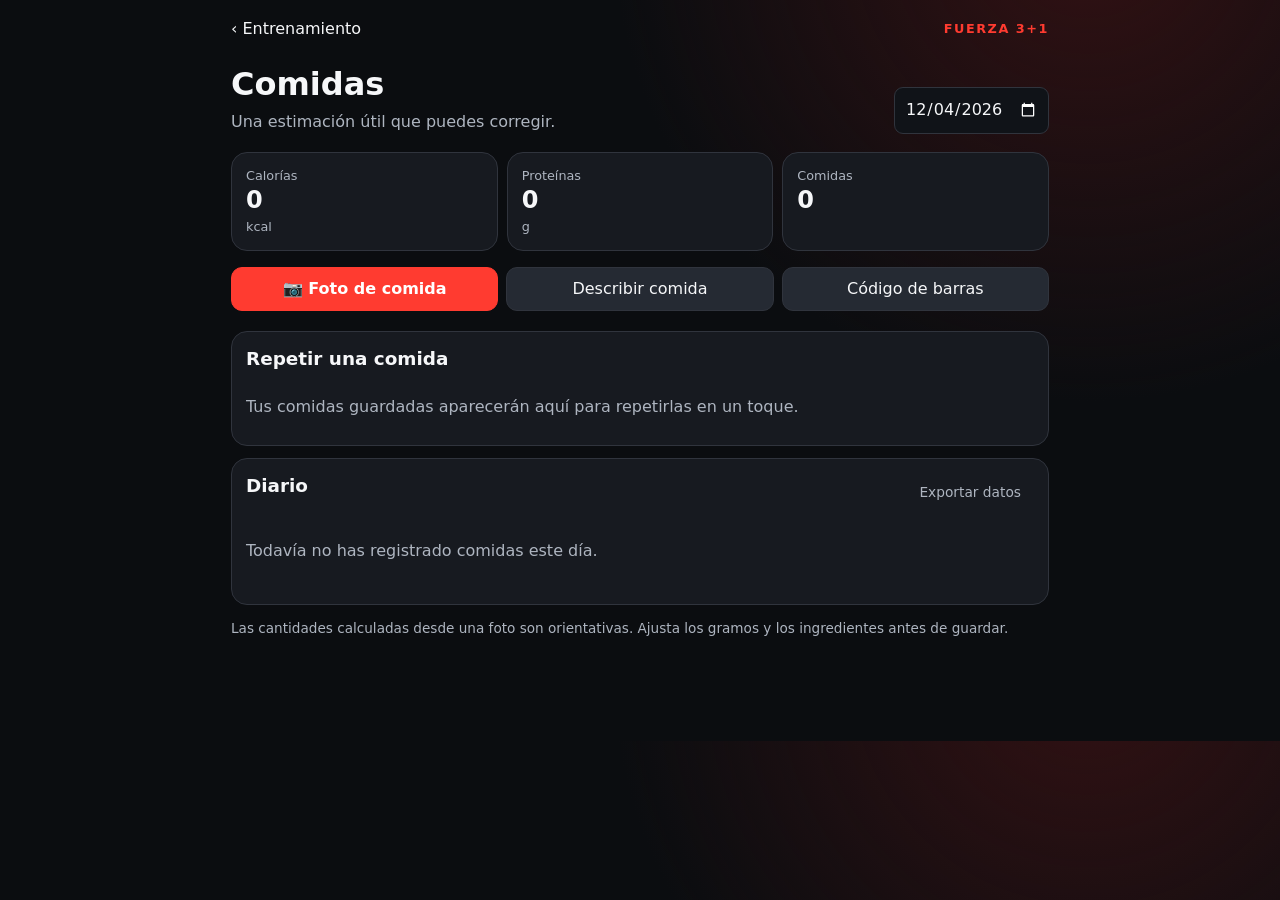
<file: nutrition.html>
<!doctype html>
<html lang="es">
<head>
<meta charset="utf-8">
<meta name="viewport" content="width=device-width,initial-scale=1,viewport-fit=cover">
<meta name="theme-color" content="#0b0d10">
<title>Comidas · Fuerza 3+1</title>
<link rel="manifest" href="manifest.webmanifest">
<link rel="stylesheet" href="nutrition.css">
</head>
<body>
<main class="app">
  <header><a class="back" href="./">‹ Entrenamiento</a><span class="eyebrow">FUERZA 3+1</span></header>
  <div class="title"><div><h1>Comidas</h1><p>Una estimación útil que puedes corregir.</p></div><input id="date" type="date" aria-label="Fecha del diario"></div>
  <section class="summary" aria-label="Resumen del día"><div><span>Calorías</span><strong id="totalKcal">0</strong><small>kcal</small></div><div><span>Proteínas</span><strong id="totalProtein">0</strong><small>g</small></div><div><span>Comidas</span><strong id="totalMeals">0</strong></div></section>
  <div class="actions"><button id="photoBtn" class="primary">📷 Foto de comida</button><button id="textBtn">Describir comida</button><button id="barcodeBtn">Código de barras</button></div>
  <section class="panel" id="frequentPanel"><h2>Repetir una comida</h2><div id="frequent" class="chips"></div></section>
  <section class="panel"><div class="row"><h2>Diario</h2><button id="exportBtn" class="subtle">Exportar datos</button></div><div id="mealList"></div></section>
  <p class="foot">Las cantidades calculadas desde una foto son orientativas. Ajusta los gramos y los ingredientes antes de guardar.</p>
</main>
<dialog id="editor"><form method="dialog" class="modal"><div class="row"><h2 id="editorTitle">Nueva comida</h2><button class="icon" value="cancel" aria-label="Cerrar">×</button></div>
  <div id="photoPreview"></div><label>Nombre de la comida<input id="mealName" placeholder="Por ejemplo, bocadillo de atún" maxlength="100"></label>
  <div class="row"><h3>Ingredientes</h3><button id="addItem" type="button">+ Añadir</button></div><div id="items"></div>
  <p class="hint">Los valores de la lista rápida son aproximados por 100 g. Para un producto envasado, usa su etiqueta.</p>
  <div class="editorTotals"><span id="editKcal">0 kcal</span><span id="editProtein">0 g proteína</span></div>
  <div class="row bottom"><button id="deleteMeal" type="button" class="danger" hidden>Eliminar</button><button id="saveMeal" type="button" class="primary">Guardar comida</button></div>
</form></dialog>
<dialog id="capture"><div class="modal"><div class="row"><h2 id="captureTitle">Añadir comida</h2><button id="closeCapture" class="icon" aria-label="Cerrar">×</button></div><div id="captureBody"></div></div></dialog>
<input id="photoInput" type="file" accept="image/*" capture="environment" hidden>
<script src="nutrition.js" defer></script>
</body></html>
</file>
<file: nutrition.css>
:root{color-scheme:dark;--bg:#0b0d10;--panel:#171a20;--line:#30343d;--text:#f6f7f9;--muted:#aeb5c0;--red:#ff3b30;--green:#58d68d}*{box-sizing:border-box}body{margin:0;background:radial-gradient(circle at 85% -10%,#321113,transparent 35%),var(--bg);color:var(--text);font:16px/1.4 system-ui,-apple-system,"Segoe UI",sans-serif}button,input,textarea,select{font:inherit}button{cursor:pointer;color:var(--text);background:#252a33;border:1px solid var(--line);border-radius:11px;padding:10px 13px}button:focus-visible,input:focus-visible,textarea:focus-visible{outline:2px solid var(--green);outline-offset:2px}.app{max-width:850px;margin:auto;padding:18px 16px 90px}header,.row,.title{display:flex;align-items:center;justify-content:space-between;gap:12px}header{margin-bottom:22px}.back{color:var(--text);text-decoration:none}.eyebrow{color:var(--red);font-size:.8rem;font-weight:800;letter-spacing:.12em}h1{font-size:2rem;margin:0}h2{font-size:1.15rem;margin:0 0 12px}h3{font-size:1rem;margin:0}.title{align-items:flex-end;margin-bottom:18px}.title p,.foot,.hint{color:var(--muted)}.title p{margin:4px 0 0}.title input{max-width:155px}.summary{display:grid;grid-template-columns:repeat(3,1fr);gap:9px;margin-bottom:16px}.summary div,.panel{border:1px solid var(--line);border-radius:16px;background:var(--panel);padding:14px}.summary span,.summary small{display:block;color:var(--muted);font-size:.8rem}.summary strong{display:block;font-size:1.5rem}.actions{display:flex;flex-wrap:wrap;gap:8px;margin-bottom:20px}.primary{background:var(--red);border-color:var(--red);color:white;font-weight:750}.actions button{flex:1;min-width:145px}.panel{margin:12px 0}.chips{display:flex;gap:8px;overflow-x:auto}.chips button{white-space:nowrap}.empty{color:var(--muted);padding:12px 0}.meal{padding:14px 0;border-top:1px solid var(--line)}.meal:first-child{border-top:0}.meal button{width:100%;background:transparent;border:0;padding:0;text-align:left;display:flex;justify-content:space-between;align-items:center;gap:12px}.meal small{display:block;color:var(--muted);font-size:.85rem;margin-top:3px}.meal strong{white-space:nowrap}.subtle{background:transparent;border:0;color:var(--muted);font-size:.86rem}.foot{font-size:.85rem}dialog{border:1px solid var(--line);border-radius:18px;background:var(--panel);color:var(--text);width:min(96vw,650px);max-height:90vh;padding:0}dialog::backdrop{background:#000b}.modal{padding:18px;overflow:auto;max-height:90vh}.modal .row{margin-bottom:12px}.modal h2{margin:0}.icon{font-size:1.5rem;line-height:1;padding:2px 9px}.modal label{display:block;margin:10px 0;color:var(--muted);font-size:.9rem}.modal input,.modal textarea,.modal select,.title input{width:100%;padding:10px;background:#101318;color:var(--text);border:1px solid var(--line);border-radius:9px}.modal textarea{min-height:90px;resize:vertical}.item{background:#101318;border:1px solid var(--line);border-radius:12px;padding:10px;margin:9px 0}.itemtop{display:grid;grid-template-columns:1fr 78px 36px;gap:7px;align-items:center}.itemtop input{min-width:0}.itemtop button{padding:8px}.itemdetails{display:grid;grid-template-columns:repeat(3,1fr);gap:7px}.itemdetails label{margin:6px 0 0}.itemdetails input{font-size:.9rem}.hint{font-size:.83rem}.editorTotals{display:flex;gap:18px;color:var(--green);font-weight:800;margin:18px 0}.bottom{justify-content:flex-end}.danger{color:#ffaaa5;margin-right:auto}.captureActions{display:flex;flex-wrap:wrap;gap:8px}.captureActions>*{flex:1}.captureActions label{margin:0;text-align:center;cursor:pointer}.previewImg{max-height:210px;max-width:100%;border-radius:10px;display:block;margin:10px auto}.note{border-left:3px solid var(--red);padding:9px;color:var(--muted);font-size:.9rem}.status{min-height:24px;color:var(--muted)}@media(max-width:520px){.title{display:block}.title input{margin-top:12px}.summary div{padding:10px}.actions button{min-width:100%}.itemdetails{grid-template-columns:repeat(3,minmax(0,1fr))}}
</file>
